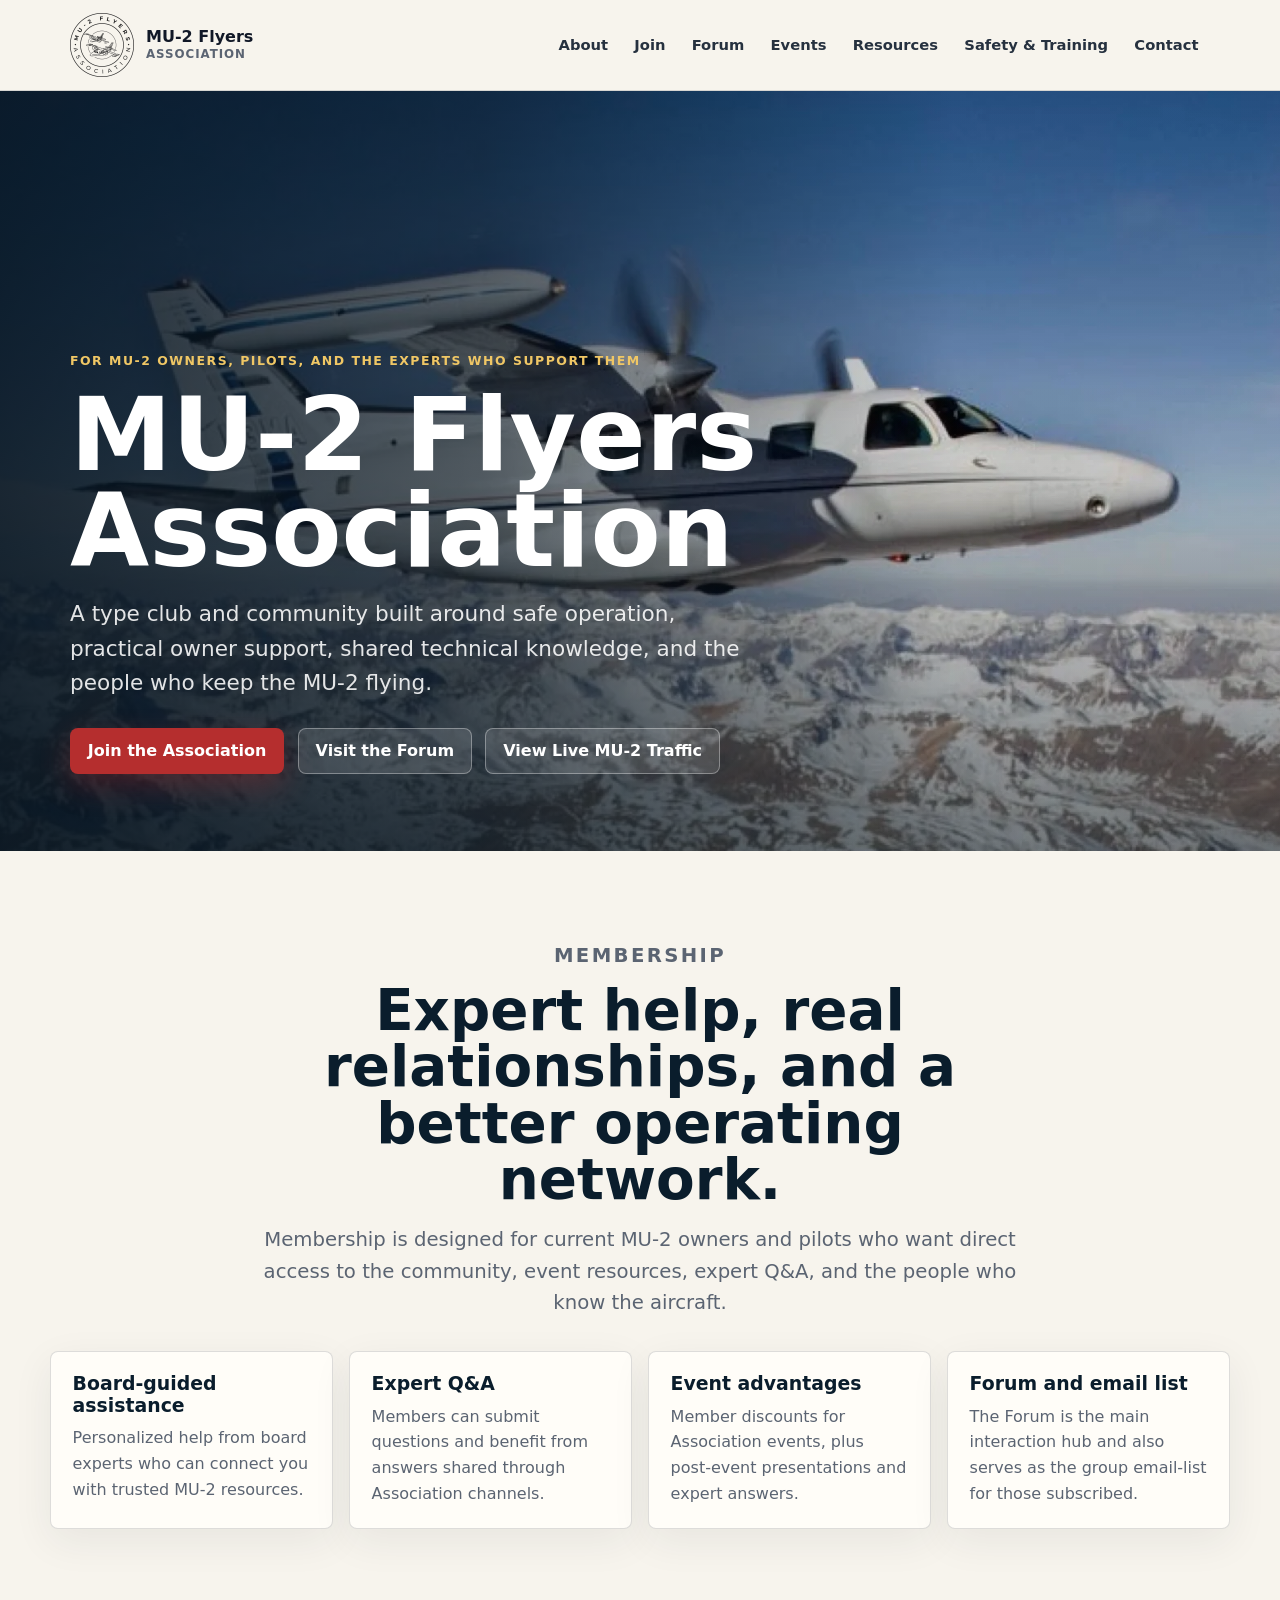
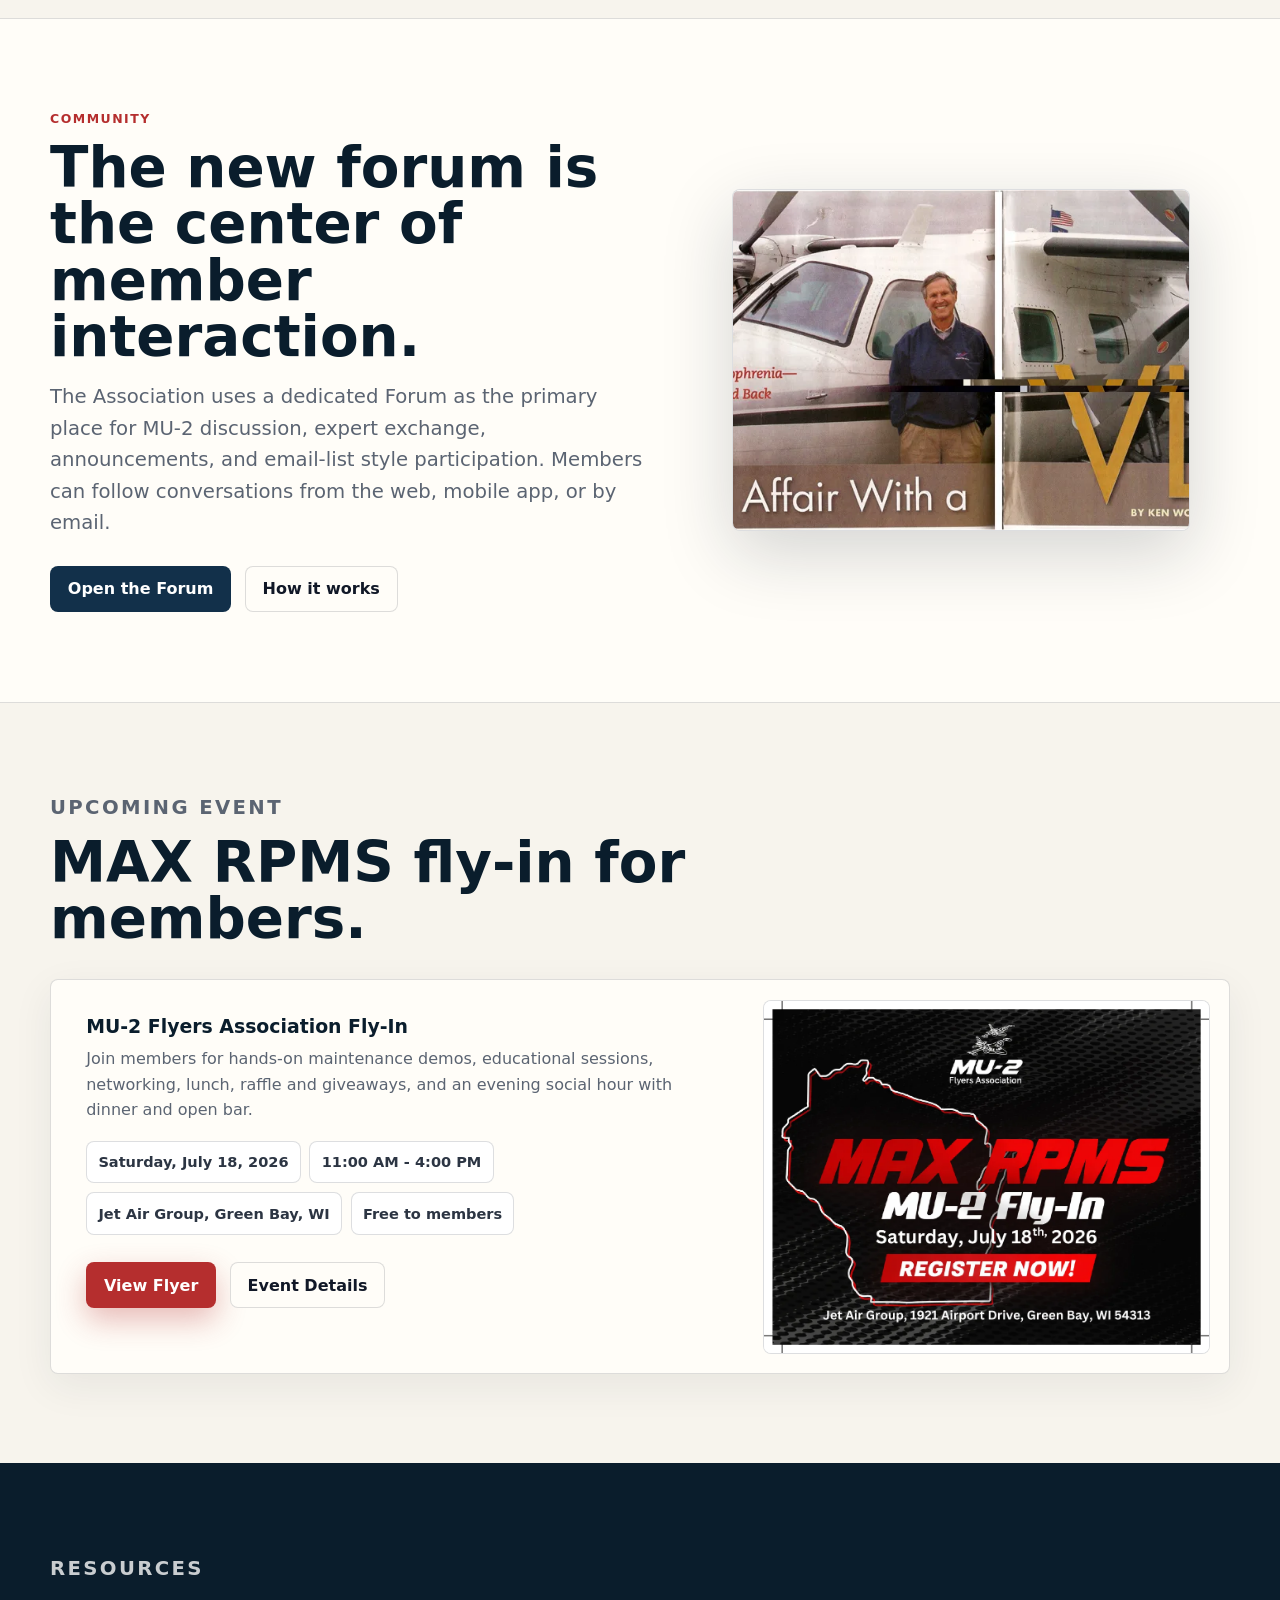
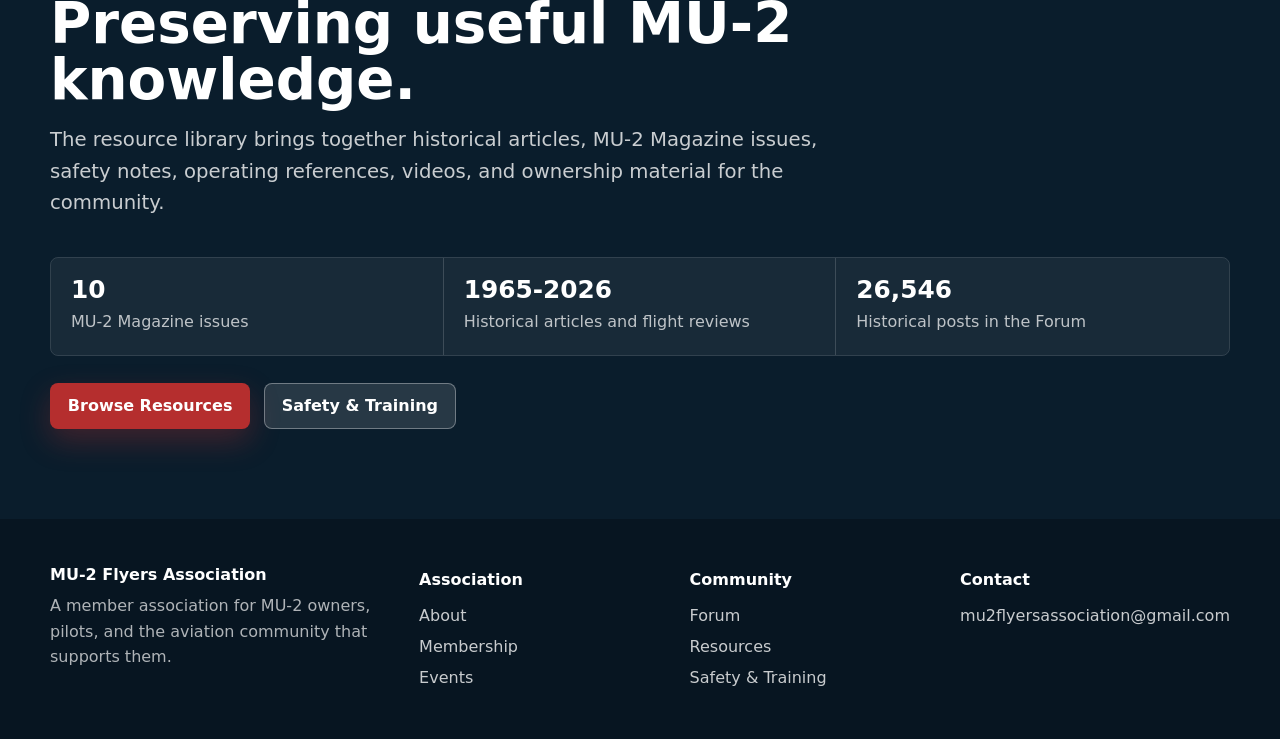
<file: index.html>
<!doctype html>
<html lang="en">
  <head>
    <meta charset="utf-8">
    <meta name="viewport" content="width=device-width, initial-scale=1">
    <title>MU-2 Flyers Association</title>
    <meta name="description" content="The MU-2 Flyers Association connects MU-2 owners and pilots with expert support, events, resources, and the primary MU-2 forum and email list.">
    <link rel="canonical" href="https://mu-2aopa.com/">
    <meta property="og:site_name" content="MU-2 Flyers Association">
    <meta property="og:type" content="website">
    <meta property="og:title" content="MU-2 Flyers Association">
    <meta property="og:description" content="The MU-2 Flyers Association connects MU-2 owners and pilots with expert support, events, resources, and the primary MU-2 forum and email list.">
    <meta property="og:url" content="https://mu-2aopa.com/">
    <meta property="og:image" content="https://mu-2aopa.com/assets/images/mu2-hero.webp">
    <meta name="twitter:card" content="summary_large_image">
    <meta name="twitter:title" content="MU-2 Flyers Association">
    <meta name="twitter:description" content="The MU-2 Flyers Association connects MU-2 owners and pilots with expert support, events, resources, and the primary MU-2 forum and email list.">
    <meta name="twitter:image" content="https://mu-2aopa.com/assets/images/mu2-hero.webp">
    <link rel="icon" href="assets/images/favicon.png">
    <link rel="stylesheet" href="assets/css/styles.css">
  </head>
  <body class="home-page">
    <a class="skip-link" href="#main">Skip to content</a>
    <header class="site-header">
      <div class="nav-wrap">
        <a class="brand" href="index.html" aria-label="MU-2 Flyers Association home">
          <img src="assets/images/logo-v2-mark.png" alt="">
          <span>MU-2 Flyers<small>Association</small></span>
        </a>
        <button class="nav-toggle" type="button" aria-expanded="false" aria-controls="site-nav">Menu</button>
        <nav class="nav-links" id="site-nav" aria-label="Primary navigation">
          <a href="about.html">About</a>
          <a href="membership.html">Join</a>
          <a href="forum.html">Forum</a>
          <a href="events.html">Events</a>
          <a href="resources.html">Resources</a>
          <a href="safety-training.html">Safety &amp; Training</a>
          <a href="contact.html">Contact</a>
        </nav>
      </div>
    </header>

    <main id="main">
      <section class="hero">
        <div class="hero-inner">
          <p class="eyebrow">For MU-2 owners, pilots, and the experts who support them</p>
          <h1>MU-2 Flyers Association</h1>
          <p class="hero-copy">A type club and community built around safe operation, practical owner support, shared technical knowledge, and the people who keep the MU-2 flying.</p>
          <div class="hero-actions">
            <a class="button primary" href="membership.html">Join the Association</a>
            <a class="button secondary" href="https://mu2.discourse.group/" target="_blank" rel="noopener">Visit the Forum</a>
            <a class="button secondary" href="https://www.flightaware.com/live/aircrafttype/MU2" target="_blank" rel="noopener">View Live MU-2 Traffic</a>
          </div>
        </div>
      </section>

      <section class="section">
        <div class="container">
          <div class="section-heading center">
            <p class="section-kicker">Membership</p>
            <h2>Expert help, real relationships, and a better operating network.</h2>
            <p>Membership is designed for current MU-2 owners and pilots who want direct access to the community, event resources, expert Q&amp;A, and the people who know the aircraft.</p>
          </div>
          <div class="grid four">
            <article class="feature-card">
              <h3>Board-guided assistance</h3>
              <p>Personalized help from board experts who can connect you with trusted MU-2 resources.</p>
            </article>
            <article class="feature-card">
              <h3>Expert Q&amp;A</h3>
              <p>Members can submit questions and benefit from answers shared through Association channels.</p>
            </article>
            <article class="feature-card">
              <h3>Event advantages</h3>
              <p>Member discounts for Association events, plus post-event presentations and expert answers.</p>
            </article>
            <article class="feature-card">
              <h3>Forum and email list</h3>
              <p>The Forum is the main interaction hub and also serves as the group email-list for those subscribed.</p>
            </article>
          </div>
        </div>
      </section>

      <section class="section alt">
        <div class="container media-band">
          <div>
            <p class="section-kicker">Community</p>
            <h2>The new forum is the center of member interaction.</h2>
            <p class="lead">The Association uses a dedicated Forum as the primary place for MU-2 discussion, expert exchange, announcements, and email-list style participation. Members can follow conversations from the web, mobile app, or by email.</p>
            <div class="action-row">
              <a class="button dark" href="https://mu2.discourse.group/" target="_blank" rel="noopener">Open the Forum</a>
              <a class="button light" href="forum.html">How it works</a>
            </div>
          </div>
          <figure class="media-panel">
            <img src="assets/images/mu2-article.webp" alt="MU-2 aircraft in flight">
          </figure>
        </div>
      </section>

      <section class="section">
        <div class="container">
          <div class="section-heading">
            <p class="section-kicker">Upcoming Event</p>
            <h2>MAX RPMS fly-in for members.</h2>
          </div>
          <article class="event-card">
            <div class="event-copy">
              <h3>MU-2 Flyers Association Fly-In</h3>
              <p>Join members for hands-on maintenance demos, educational sessions, networking, lunch, raffle and giveaways, and an evening social hour with dinner and open bar.</p>
              <ul class="event-meta">
                <li>Saturday, July 18, 2026</li>
                <li>11:00 AM - 4:00 PM</li>
                <li>Jet Air Group, Green Bay, WI</li>
                <li>Free to members</li>
              </ul>
              <div class="action-row">
                <a class="button primary" href="assets/docs/fly-in-jet-air-2026.pdf">View Flyer</a>
                <a class="button light" href="events.html">Event Details</a>
              </div>
            </div>
            <figure>
              <img src="assets/images/fly-in-jet-air-2026.webp" alt="Fly-in flyer for Jet Air Group event">
            </figure>
          </article>
        </div>
      </section>

      <section class="section dark">
        <div class="container">
          <div class="section-heading">
            <p class="section-kicker">Resources</p>
            <h2>Preserving useful MU-2 knowledge.</h2>
            <p>The resource library brings together historical articles, MU-2 Magazine issues, safety notes, operating references, videos, and ownership material for the community.</p>
          </div>
          <div class="stat-strip">
            <div><strong>10</strong><span>MU-2 Magazine issues</span></div>
            <div><strong>1965-2026</strong><span>Historical articles and flight reviews</span></div>
            <div><strong>26,546</strong><span>Historical posts in the Forum</span></div>
          </div>
          <div class="action-row">
            <a class="button primary" href="resources.html">Browse Resources</a>
            <a class="button secondary" href="safety-training.html">Safety &amp; Training</a>
          </div>
        </div>
      </section>
    </main>

    <footer class="site-footer">
      <div class="footer-grid">
        <div>
          <h2>MU-2 Flyers Association</h2>
          <p>A member association for MU-2 owners, pilots, and the aviation community that supports them.</p>
        </div>
        <div>
          <h3>Association</h3>
          <div class="footer-links">
            <a href="about.html">About</a>
            <a href="membership.html">Membership</a>
            <a href="events.html">Events</a>
          </div>
        </div>
        <div>
          <h3>Community</h3>
          <div class="footer-links">
            <a href="https://mu2.discourse.group/" target="_blank" rel="noopener">Forum</a>
            <a href="resources.html">Resources</a>
            <a href="safety-training.html">Safety &amp; Training</a>
          </div>
        </div>
        <div>
          <h3>Contact</h3>
          <div class="footer-links">
            <a href="mailto:mu2flyersassociation@gmail.com">mu2flyersassociation@gmail.com</a>
          </div>
        </div>
      </div>
    </footer>
    <script src="assets/js/main.js"></script>
  </body>
</html>
</file>
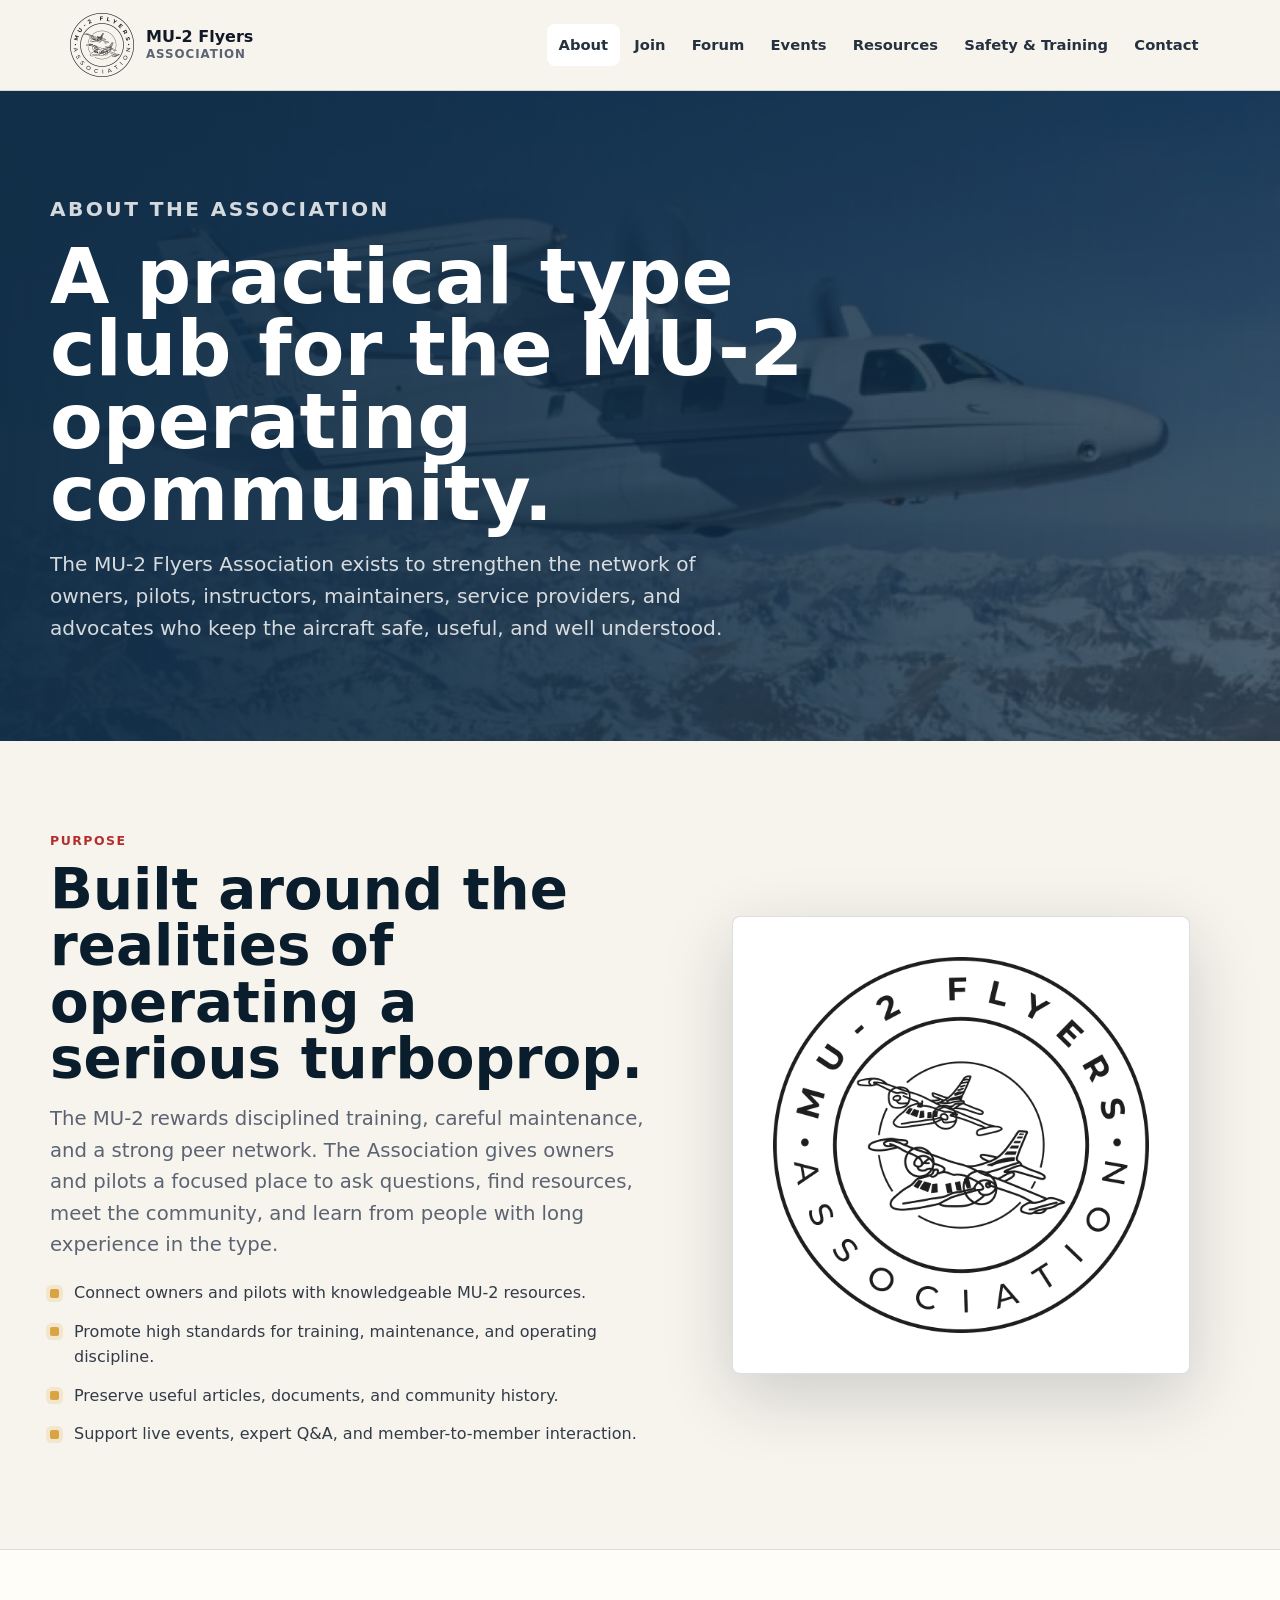
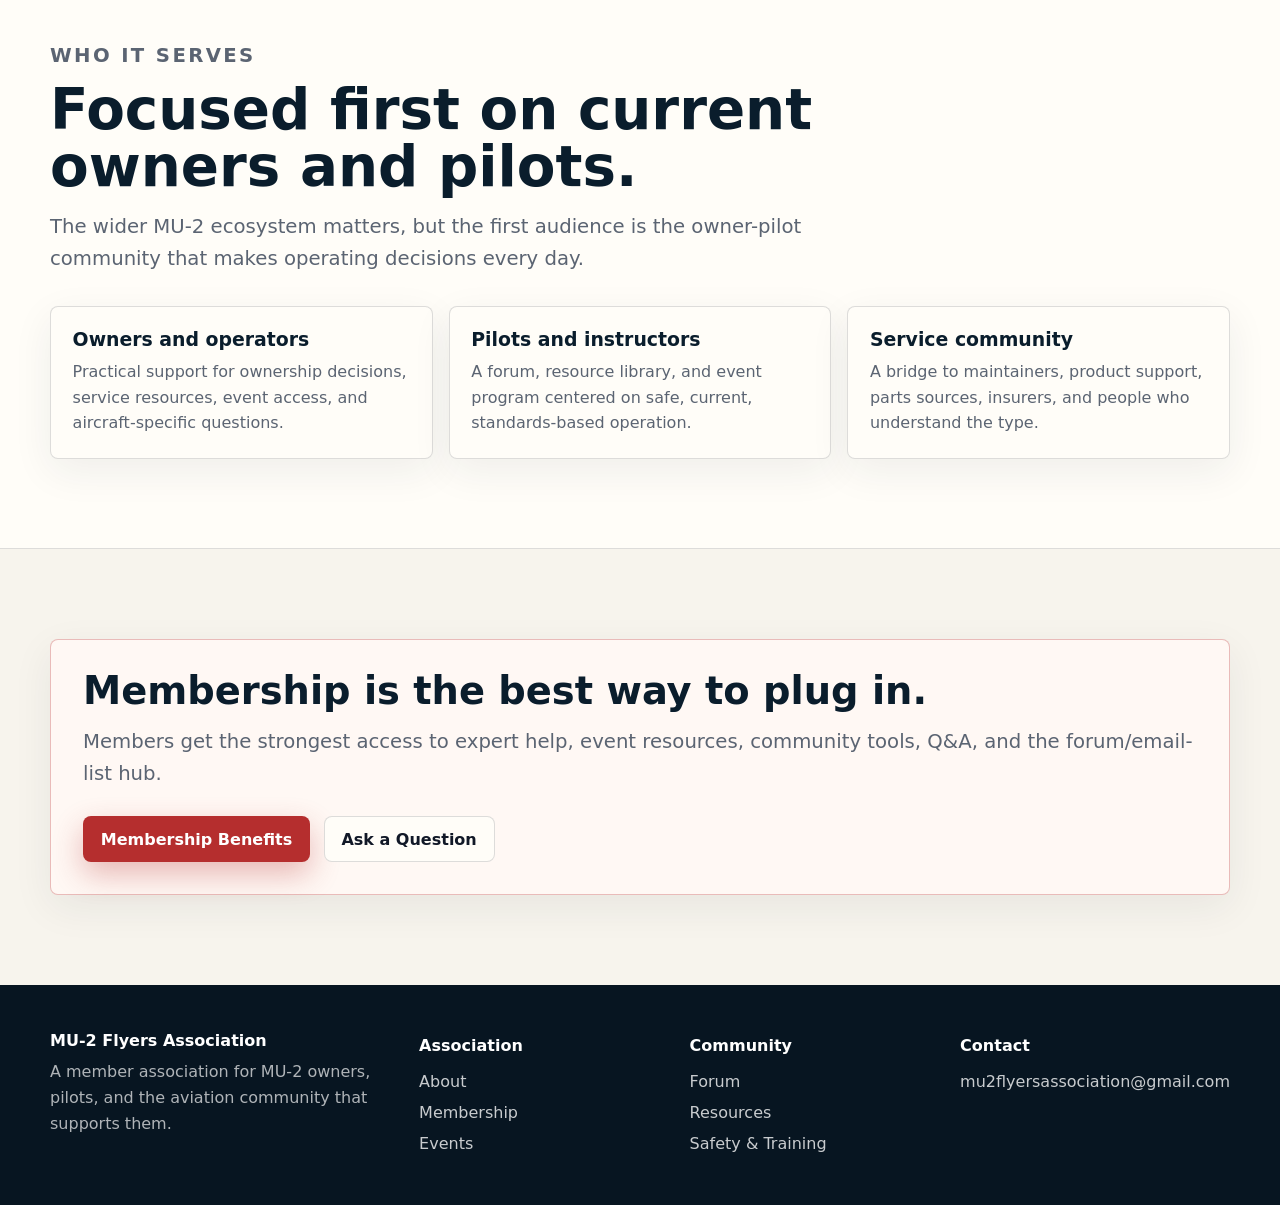
<file: about.html>
<!doctype html>
<html lang="en">
  <head>
    <meta charset="utf-8">
    <meta name="viewport" content="width=device-width, initial-scale=1">
    <title>About | MU-2 Flyers Association</title>
    <meta name="description" content="About the MU-2 Flyers Association, a type-club community for MU-2 owners, pilots, and the support network around them.">
    <link rel="icon" href="assets/images/favicon.png">
    <link rel="stylesheet" href="assets/css/styles.css">
  </head>
  <body class="about-page">
    <a class="skip-link" href="#main">Skip to content</a>
    <header class="site-header">
      <div class="nav-wrap">
        <a class="brand" href="index.html" aria-label="MU-2 Flyers Association home">
          <img src="assets/images/logo-v2-mark.png" alt="">
          <span>MU-2 Flyers<small>Association</small></span>
        </a>
        <button class="nav-toggle" type="button" aria-expanded="false" aria-controls="site-nav">Menu</button>
        <nav class="nav-links" id="site-nav" aria-label="Primary navigation">
          <a href="about.html" aria-current="page">About</a>
          <a href="membership.html">Join</a>
          <a href="forum.html">Forum</a>
          <a href="events.html">Events</a>
          <a href="resources.html">Resources</a>
          <a href="safety-training.html">Safety &amp; Training</a>
          <a href="contact.html">Contact</a>
        </nav>
      </div>
    </header>

    <main id="main">
      <section class="page-hero">
        <div class="container">
          <p class="eyebrow">About the Association</p>
          <h1>A practical type club for the MU-2 operating community.</h1>
          <p>The MU-2 Flyers Association exists to strengthen the network of owners, pilots, instructors, maintainers, service providers, and advocates who keep the aircraft safe, useful, and well understood.</p>
        </div>
      </section>

      <section class="section">
        <div class="container media-band">
          <div>
            <p class="section-kicker">Purpose</p>
            <h2>Built around the realities of operating a serious turboprop.</h2>
            <p class="lead">The MU-2 rewards disciplined training, careful maintenance, and a strong peer network. The Association gives owners and pilots a focused place to ask questions, find resources, meet the community, and learn from people with long experience in the type.</p>
            <ul class="check-list">
              <li>Connect owners and pilots with knowledgeable MU-2 resources.</li>
              <li>Promote high standards for training, maintenance, and operating discipline.</li>
              <li>Preserve useful articles, documents, and community history.</li>
              <li>Support live events, expert Q&amp;A, and member-to-member interaction.</li>
            </ul>
          </div>
          <figure class="media-panel logo-panel">
            <img src="assets/images/logo-v2-mark.png" alt="MU-2 Flyers Association logo">
          </figure>
        </div>
      </section>

      <section class="section alt">
        <div class="container">
          <div class="section-heading">
            <p class="section-kicker">Who it serves</p>
            <h2>Focused first on current owners and pilots.</h2>
            <p>The wider MU-2 ecosystem matters, but the first audience is the owner-pilot community that makes operating decisions every day.</p>
          </div>
          <div class="grid three">
            <article class="feature-card">
              <h3>Owners and operators</h3>
              <p>Practical support for ownership decisions, service resources, event access, and aircraft-specific questions.</p>
            </article>
            <article class="feature-card">
              <h3>Pilots and instructors</h3>
              <p>A forum, resource library, and event program centered on safe, current, standards-based operation.</p>
            </article>
            <article class="feature-card">
              <h3>Service community</h3>
              <p>A bridge to maintainers, product support, parts sources, insurers, and people who understand the type.</p>
            </article>
          </div>
        </div>
      </section>

      <section class="section">
        <div class="container callout accent">
          <h2>Membership is the best way to plug in.</h2>
          <p class="lead">Members get the strongest access to expert help, event resources, community tools, Q&amp;A, and the forum/email-list hub.</p>
          <div class="action-row">
            <a class="button primary" href="membership.html">Membership Benefits</a>
            <a class="button light" href="contact.html">Ask a Question</a>
          </div>
        </div>
      </section>
    </main>

    <footer class="site-footer">
      <div class="footer-grid">
        <div><h2>MU-2 Flyers Association</h2><p>A member association for MU-2 owners, pilots, and the aviation community that supports them.</p></div>
        <div><h3>Association</h3><div class="footer-links"><a href="about.html">About</a><a href="membership.html">Membership</a><a href="events.html">Events</a></div></div>
        <div><h3>Community</h3><div class="footer-links"><a href="https://mu2.discourse.group/" target="_blank" rel="noopener">Forum</a><a href="resources.html">Resources</a><a href="safety-training.html">Safety &amp; Training</a></div></div>
        <div><h3>Contact</h3><div class="footer-links"><a href="mailto:mu2flyersassociation@gmail.com">mu2flyersassociation@gmail.com</a></div></div>
      </div>
    </footer>
    <script src="assets/js/main.js"></script>
  </body>
</html>
</file>
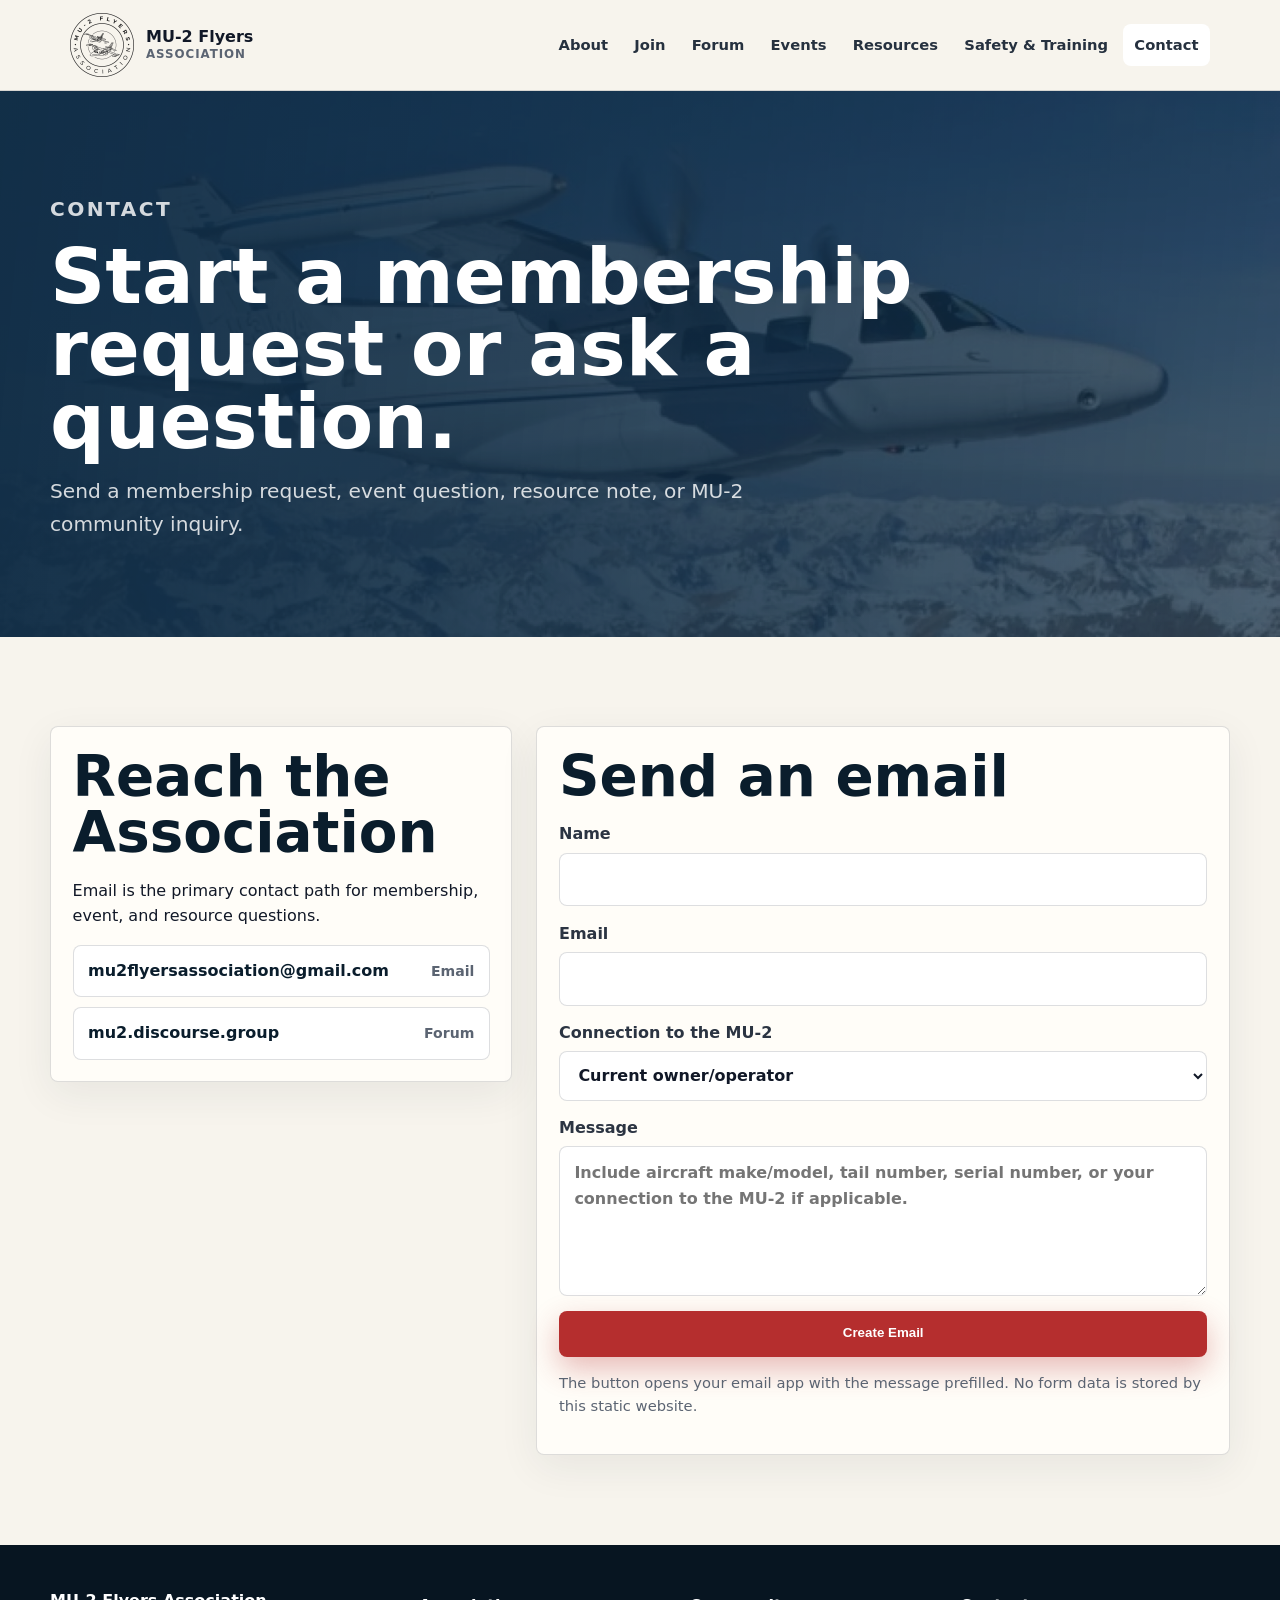
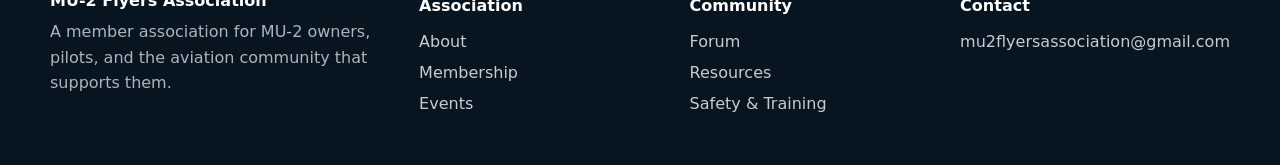
<file: contact.html>
<!doctype html>
<html lang="en">
  <head>
    <meta charset="utf-8">
    <meta name="viewport" content="width=device-width, initial-scale=1">
    <title>Contact | MU-2 Flyers Association</title>
    <meta name="description" content="Contact the MU-2 Flyers Association about membership, events, forum access, resources, or MU-2 questions.">
    <link rel="icon" href="assets/images/favicon.png">
    <link rel="stylesheet" href="assets/css/styles.css">
  </head>
  <body class="contact-page">
    <a class="skip-link" href="#main">Skip to content</a>
    <header class="site-header">
      <div class="nav-wrap">
        <a class="brand" href="index.html" aria-label="MU-2 Flyers Association home">
          <img src="assets/images/logo-v2-mark.png" alt="">
          <span>MU-2 Flyers<small>Association</small></span>
        </a>
        <button class="nav-toggle" type="button" aria-expanded="false" aria-controls="site-nav">Menu</button>
        <nav class="nav-links" id="site-nav" aria-label="Primary navigation">
          <a href="about.html">About</a>
          <a href="membership.html">Join</a>
          <a href="forum.html">Forum</a>
          <a href="events.html">Events</a>
          <a href="resources.html">Resources</a>
          <a href="safety-training.html">Safety &amp; Training</a>
          <a href="contact.html" aria-current="page">Contact</a>
        </nav>
      </div>
    </header>

    <main id="main">
      <section class="page-hero">
        <div class="container">
          <p class="eyebrow">Contact</p>
          <h1>Start a membership request or ask a question.</h1>
          <p>Send a membership request, event question, resource note, or MU-2 community inquiry.</p>
        </div>
      </section>

      <section class="section">
        <div class="container contact-grid">
          <aside class="contact-panel">
            <h2>Reach the Association</h2>
            <p>Email is the primary contact path for membership, event, and resource questions.</p>
            <div class="link-list">
              <a href="mailto:mu2flyersassociation@gmail.com">mu2flyersassociation@gmail.com <span>Email</span></a>
              <a href="https://mu2.discourse.group/" target="_blank" rel="noopener">mu2.discourse.group <span>Forum</span></a>
            </div>
          </aside>

          <section class="contact-panel" aria-labelledby="contact-form-title">
            <h2 id="contact-form-title">Send an email</h2>
            <form class="form-grid" data-contact-form>
              <label>
                Name
                <input name="name" autocomplete="name" required>
              </label>
              <label>
                Email
                <input name="email" type="email" autocomplete="email" required>
              </label>
              <label>
                Connection to the MU-2
                <select name="role">
                  <option>Current owner/operator</option>
                  <option>Current pilot</option>
                  <option>Prospective buyer</option>
                  <option>Instructor or training provider</option>
                  <option>Maintenance or service provider</option>
                  <option>Other community member</option>
                </select>
              </label>
              <label>
                Message
                <textarea name="message" required placeholder="Include aircraft make/model, tail number, serial number, or your connection to the MU-2 if applicable."></textarea>
              </label>
              <button class="button primary" type="submit">Create Email</button>
              <p class="form-note">The button opens your email app with the message prefilled. No form data is stored by this static website.</p>
            </form>
          </section>
        </div>
      </section>
    </main>

    <footer class="site-footer">
      <div class="footer-grid">
        <div><h2>MU-2 Flyers Association</h2><p>A member association for MU-2 owners, pilots, and the aviation community that supports them.</p></div>
        <div><h3>Association</h3><div class="footer-links"><a href="about.html">About</a><a href="membership.html">Membership</a><a href="events.html">Events</a></div></div>
        <div><h3>Community</h3><div class="footer-links"><a href="https://mu2.discourse.group/" target="_blank" rel="noopener">Forum</a><a href="resources.html">Resources</a><a href="safety-training.html">Safety &amp; Training</a></div></div>
        <div><h3>Contact</h3><div class="footer-links"><a href="mailto:mu2flyersassociation@gmail.com">mu2flyersassociation@gmail.com</a></div></div>
      </div>
    </footer>
    <script src="assets/js/main.js"></script>
  </body>
</html>
</file>
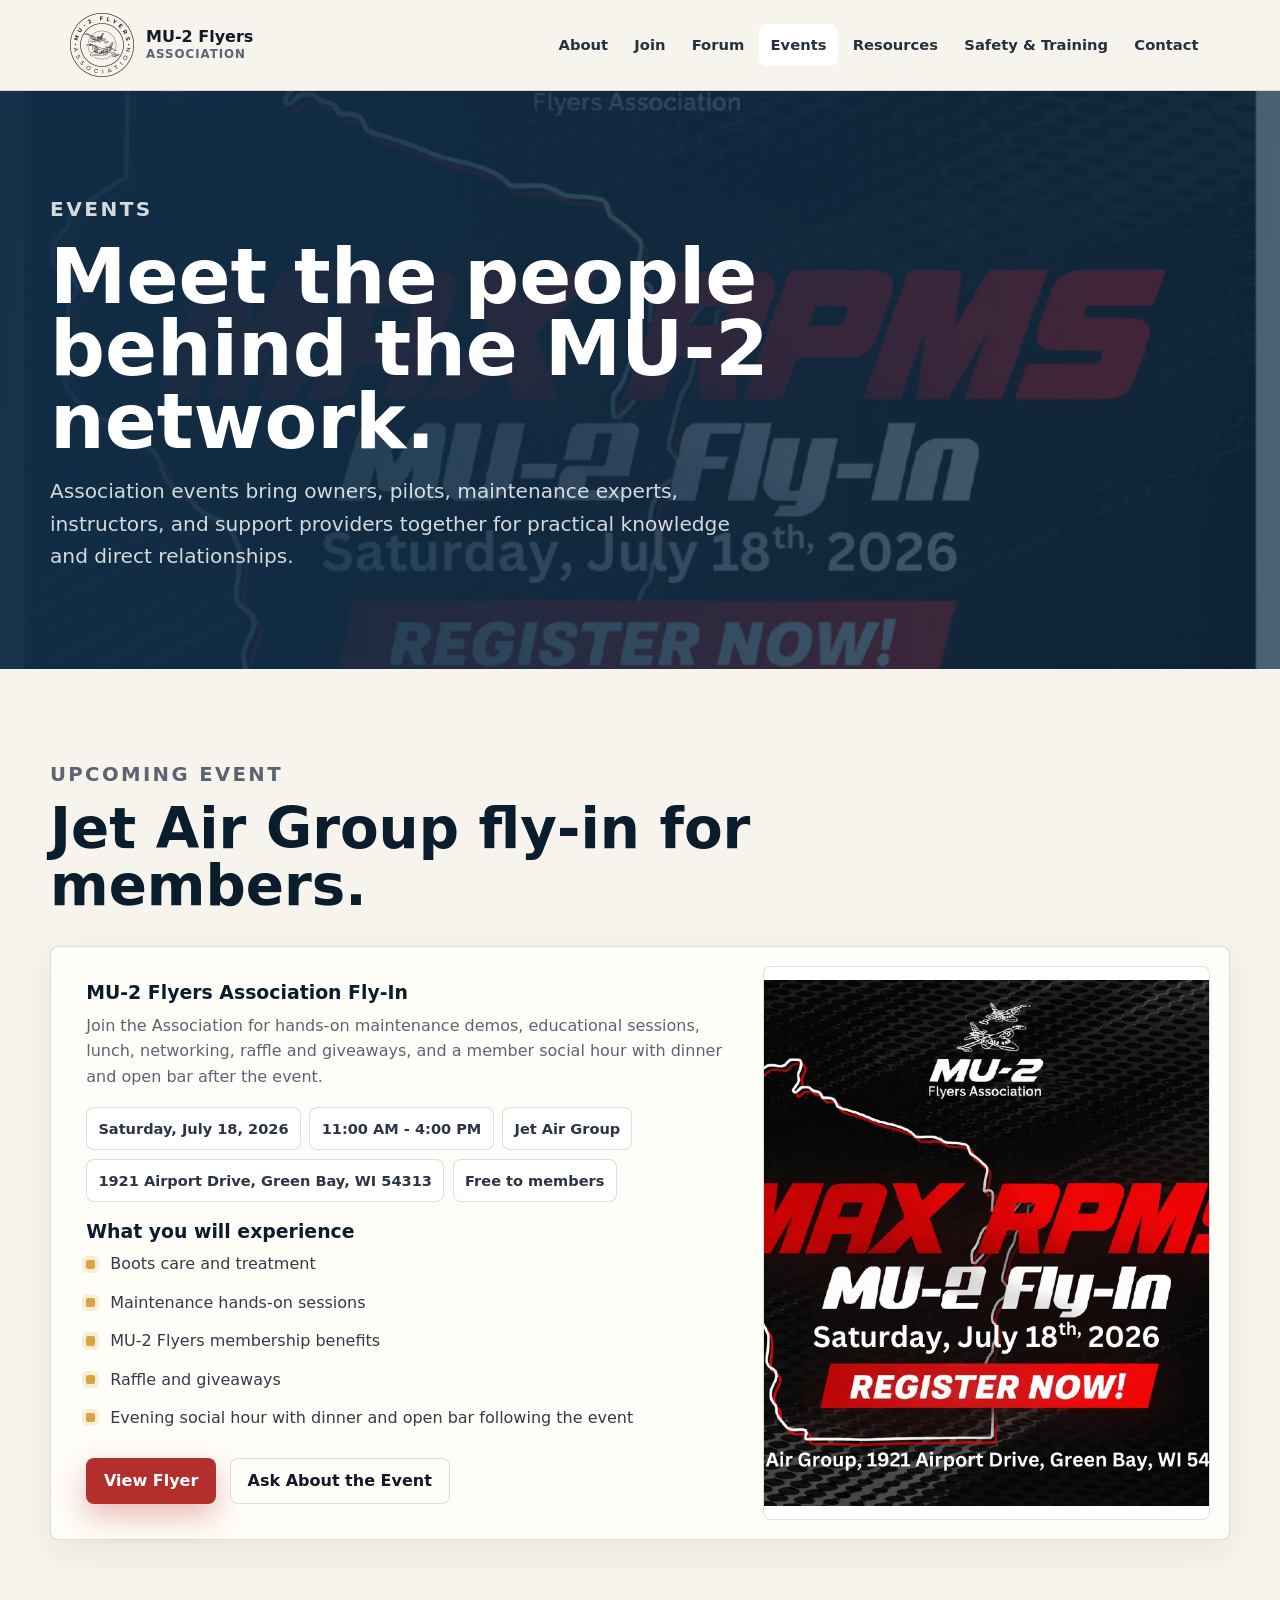
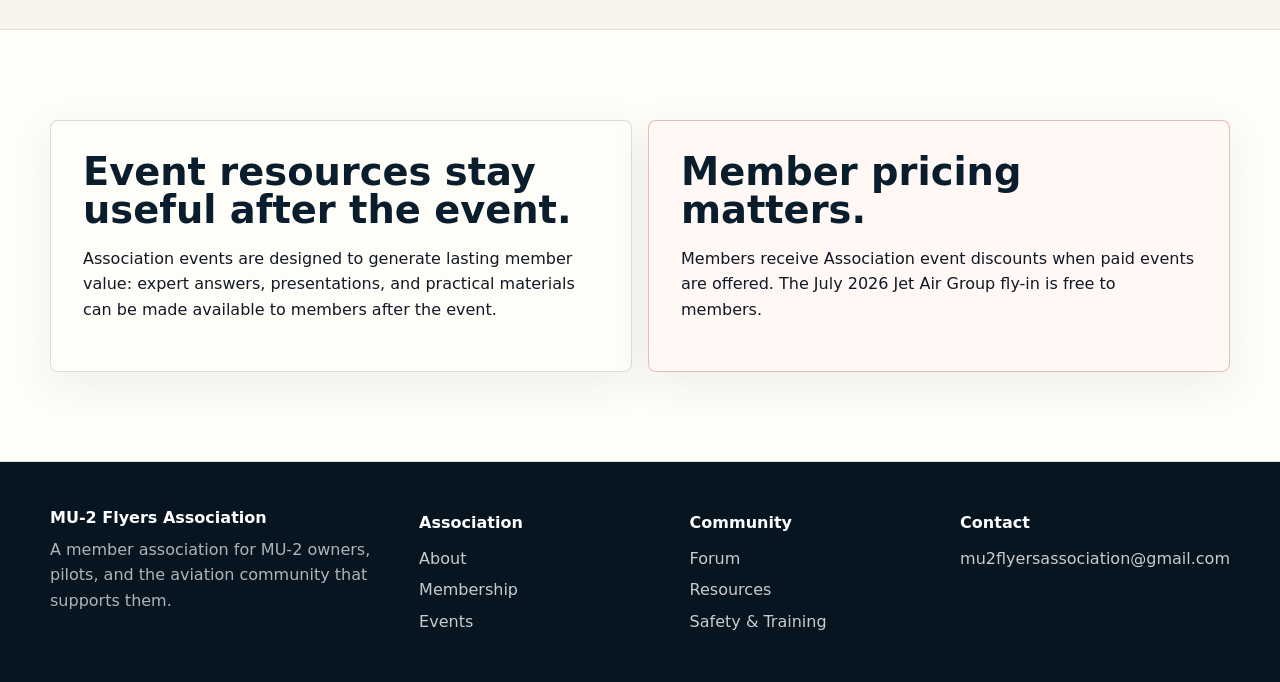
<file: events.html>
<!doctype html>
<html lang="en">
  <head>
    <meta charset="utf-8">
    <meta name="viewport" content="width=device-width, initial-scale=1">
    <title>Events | MU-2 Flyers Association</title>
    <meta name="description" content="Upcoming MU-2 Flyers Association events, including the July 18, 2026 Jet Air Group fly-in for members.">
    <link rel="icon" href="assets/images/favicon.png">
    <link rel="stylesheet" href="assets/css/styles.css">
  </head>
  <body class="events-page">
    <a class="skip-link" href="#main">Skip to content</a>
    <header class="site-header">
      <div class="nav-wrap">
        <a class="brand" href="index.html" aria-label="MU-2 Flyers Association home">
          <img src="assets/images/logo-v2-mark.png" alt="">
          <span>MU-2 Flyers<small>Association</small></span>
        </a>
        <button class="nav-toggle" type="button" aria-expanded="false" aria-controls="site-nav">Menu</button>
        <nav class="nav-links" id="site-nav" aria-label="Primary navigation">
          <a href="about.html">About</a>
          <a href="membership.html">Join</a>
          <a href="forum.html">Forum</a>
          <a href="events.html" aria-current="page">Events</a>
          <a href="resources.html">Resources</a>
          <a href="safety-training.html">Safety &amp; Training</a>
          <a href="contact.html">Contact</a>
        </nav>
      </div>
    </header>

    <main id="main">
      <section class="page-hero">
        <div class="container">
          <p class="eyebrow">Events</p>
          <h1>Meet the people behind the MU-2 network.</h1>
          <p>Association events bring owners, pilots, maintenance experts, instructors, and support providers together for practical knowledge and direct relationships.</p>
        </div>
      </section>

      <section class="section">
        <div class="container">
          <div class="section-heading">
            <p class="section-kicker">Upcoming Event</p>
            <h2>Jet Air Group fly-in for members.</h2>
          </div>
          <article class="event-card">
            <div class="event-copy">
              <h3>MU-2 Flyers Association Fly-In</h3>
              <p>Join the Association for hands-on maintenance demos, educational sessions, lunch, networking, raffle and giveaways, and a member social hour with dinner and open bar after the event.</p>
              <ul class="event-meta">
                <li>Saturday, July 18, 2026</li>
                <li>11:00 AM - 4:00 PM</li>
                <li>Jet Air Group</li>
                <li>1921 Airport Drive, Green Bay, WI 54313</li>
                <li>Free to members</li>
              </ul>
              <h3>What you will experience</h3>
              <ul class="check-list">
                <li>Boots care and treatment</li>
                <li>Maintenance hands-on sessions</li>
                <li>MU-2 Flyers membership benefits</li>
                <li>Raffle and giveaways</li>
                <li>Evening social hour with dinner and open bar following the event</li>
              </ul>
              <div class="action-row">
                <a class="button primary" href="assets/docs/fly-in-jet-air-2026.pdf">View Flyer</a>
                <a class="button light" href="contact.html">Ask About the Event</a>
              </div>
            </div>
            <figure>
              <img src="assets/images/fly-in-jet-air-2026.webp" alt="Fly-in flyer for July 18, 2026 Jet Air Group event">
            </figure>
          </article>
        </div>
      </section>

      <section class="section alt">
        <div class="container grid two">
          <article class="callout">
            <h2>Event resources stay useful after the event.</h2>
            <p>Association events are designed to generate lasting member value: expert answers, presentations, and practical materials can be made available to members after the event.</p>
          </article>
          <article class="callout accent">
            <h2>Member pricing matters.</h2>
            <p>Members receive Association event discounts when paid events are offered. The July 2026 Jet Air Group fly-in is free to members.</p>
          </article>
        </div>
      </section>
    </main>

    <footer class="site-footer">
      <div class="footer-grid">
        <div><h2>MU-2 Flyers Association</h2><p>A member association for MU-2 owners, pilots, and the aviation community that supports them.</p></div>
        <div><h3>Association</h3><div class="footer-links"><a href="about.html">About</a><a href="membership.html">Membership</a><a href="events.html">Events</a></div></div>
        <div><h3>Community</h3><div class="footer-links"><a href="https://mu2.discourse.group/" target="_blank" rel="noopener">Forum</a><a href="resources.html">Resources</a><a href="safety-training.html">Safety &amp; Training</a></div></div>
        <div><h3>Contact</h3><div class="footer-links"><a href="mailto:mu2flyersassociation@gmail.com">mu2flyersassociation@gmail.com</a></div></div>
      </div>
    </footer>
    <script src="assets/js/main.js"></script>
  </body>
</html>
</file>
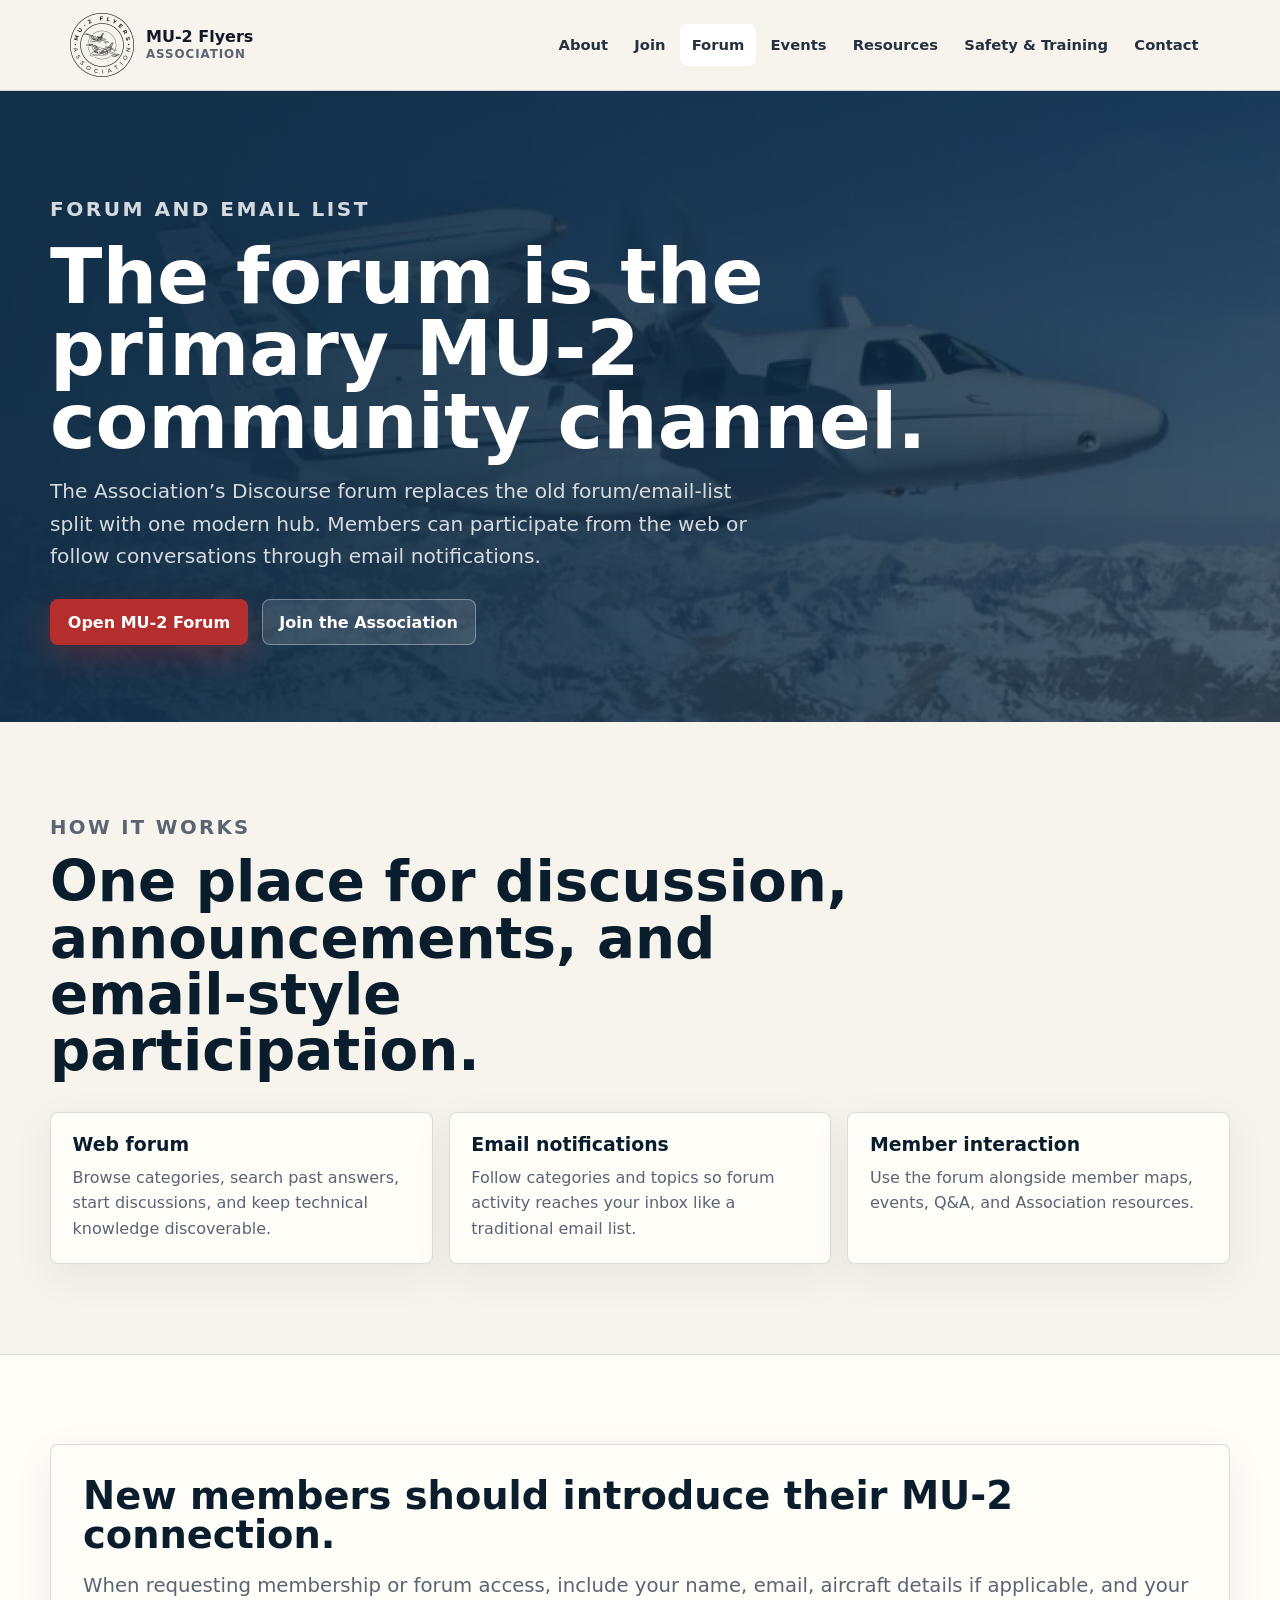
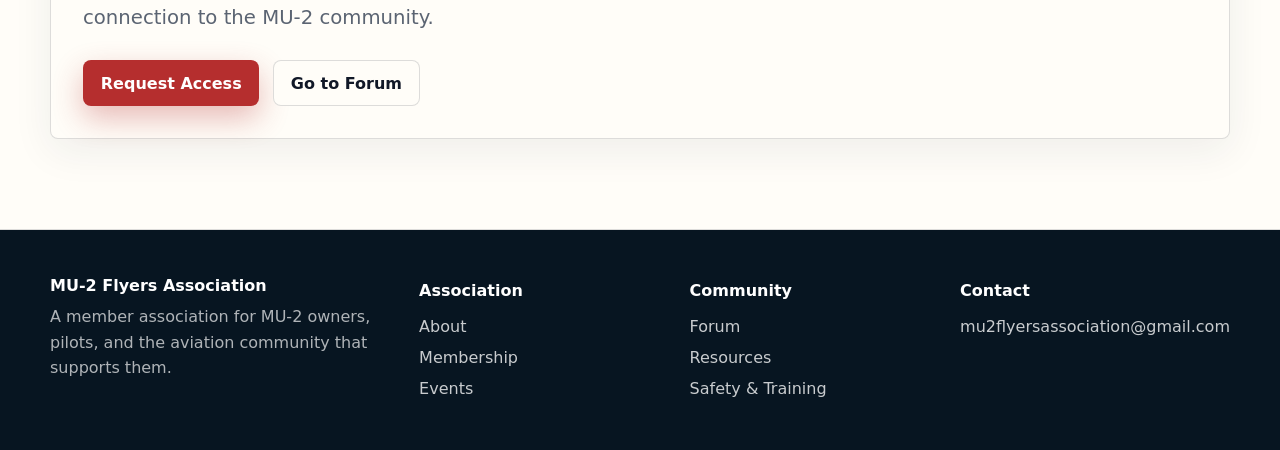
<file: forum.html>
<!doctype html>
<html lang="en">
  <head>
    <meta charset="utf-8">
    <meta name="viewport" content="width=device-width, initial-scale=1">
    <title>Forum &amp; Email List | MU-2 Flyers Association</title>
    <meta name="description" content="The MU-2 Discourse forum is the primary community hub and email-list experience for MU-2 Flyers Association members.">
    <link rel="icon" href="assets/images/favicon.png">
    <link rel="stylesheet" href="assets/css/styles.css">
  </head>
  <body class="forum-page">
    <a class="skip-link" href="#main">Skip to content</a>
    <header class="site-header">
      <div class="nav-wrap">
        <a class="brand" href="index.html" aria-label="MU-2 Flyers Association home">
          <img src="assets/images/logo-v2-mark.png" alt="">
          <span>MU-2 Flyers<small>Association</small></span>
        </a>
        <button class="nav-toggle" type="button" aria-expanded="false" aria-controls="site-nav">Menu</button>
        <nav class="nav-links" id="site-nav" aria-label="Primary navigation">
          <a href="about.html">About</a>
          <a href="membership.html">Join</a>
          <a href="forum.html" aria-current="page">Forum</a>
          <a href="events.html">Events</a>
          <a href="resources.html">Resources</a>
          <a href="safety-training.html">Safety &amp; Training</a>
          <a href="contact.html">Contact</a>
        </nav>
      </div>
    </header>

    <main id="main">
      <section class="page-hero">
        <div class="container">
          <p class="eyebrow">Forum and email list</p>
          <h1>The forum is the primary MU-2 community channel.</h1>
          <p>The Association’s Discourse forum replaces the old forum/email-list split with one modern hub. Members can participate from the web or follow conversations through email notifications.</p>
          <div class="hero-actions">
            <a class="button primary" href="https://mu2.discourse.group/" target="_blank" rel="noopener">Open MU-2 Forum</a>
            <a class="button secondary" href="membership.html">Join the Association</a>
          </div>
        </div>
      </section>

      <section class="section">
        <div class="container">
          <div class="section-heading">
            <p class="section-kicker">How it works</p>
            <h2>One place for discussion, announcements, and email-style participation.</h2>
          </div>
          <div class="grid three">
            <article class="feature-card">
              <h3>Web forum</h3>
              <p>Browse categories, search past answers, start discussions, and keep technical knowledge discoverable.</p>
            </article>
            <article class="feature-card">
              <h3>Email notifications</h3>
              <p>Follow categories and topics so forum activity reaches your inbox like a traditional email list.</p>
            </article>
            <article class="feature-card">
              <h3>Member interaction</h3>
              <p>Use the forum alongside member maps, events, Q&amp;A, and Association resources.</p>
            </article>
          </div>
        </div>
      </section>

      <section class="section alt">
        <div class="container callout">
          <h2>New members should introduce their MU-2 connection.</h2>
          <p class="lead">When requesting membership or forum access, include your name, email, aircraft details if applicable, and your connection to the MU-2 community.</p>
          <div class="action-row">
            <a class="button primary" href="contact.html">Request Access</a>
            <a class="button light" href="https://mu2.discourse.group/" target="_blank" rel="noopener">Go to Forum</a>
          </div>
        </div>
      </section>
    </main>

    <footer class="site-footer">
      <div class="footer-grid">
        <div><h2>MU-2 Flyers Association</h2><p>A member association for MU-2 owners, pilots, and the aviation community that supports them.</p></div>
        <div><h3>Association</h3><div class="footer-links"><a href="about.html">About</a><a href="membership.html">Membership</a><a href="events.html">Events</a></div></div>
        <div><h3>Community</h3><div class="footer-links"><a href="https://mu2.discourse.group/" target="_blank" rel="noopener">Forum</a><a href="resources.html">Resources</a><a href="safety-training.html">Safety &amp; Training</a></div></div>
        <div><h3>Contact</h3><div class="footer-links"><a href="mailto:mu2flyersassociation@gmail.com">mu2flyersassociation@gmail.com</a></div></div>
      </div>
    </footer>
    <script src="assets/js/main.js"></script>
  </body>
</html>
</file>
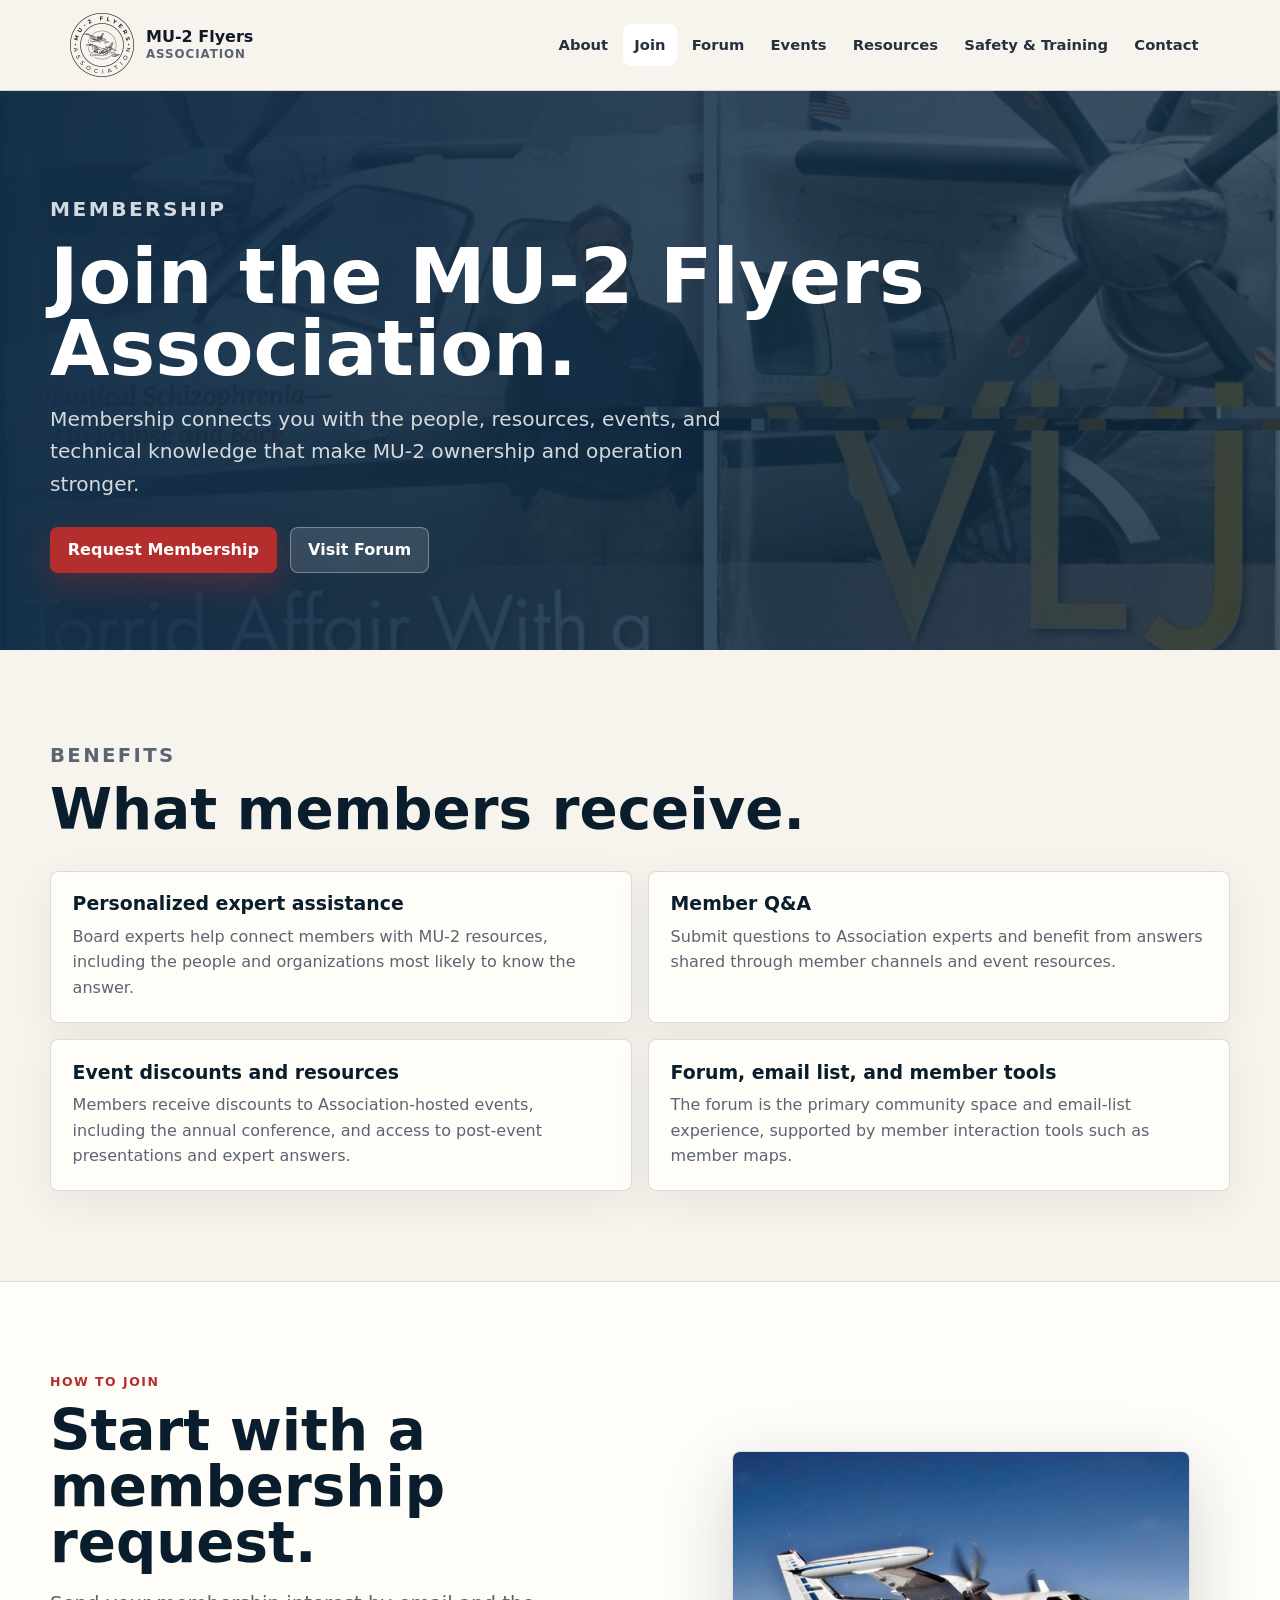
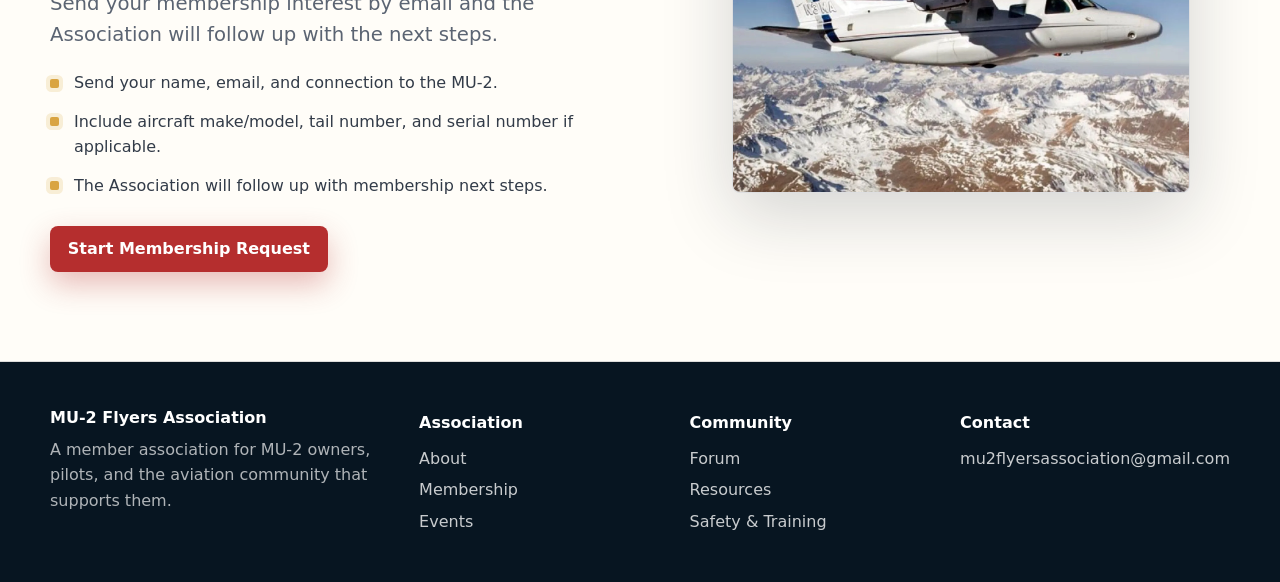
<file: membership.html>
<!doctype html>
<html lang="en">
  <head>
    <meta charset="utf-8">
    <meta name="viewport" content="width=device-width, initial-scale=1">
    <title>Membership | MU-2 Flyers Association</title>
    <meta name="description" content="Join the MU-2 Flyers Association for expert help, member Q&A, event discounts, event resources, and forum/email-list access.">
    <link rel="icon" href="assets/images/favicon.png">
    <link rel="stylesheet" href="assets/css/styles.css">
  </head>
  <body class="membership-page">
    <a class="skip-link" href="#main">Skip to content</a>
    <header class="site-header">
      <div class="nav-wrap">
        <a class="brand" href="index.html" aria-label="MU-2 Flyers Association home">
          <img src="assets/images/logo-v2-mark.png" alt="">
          <span>MU-2 Flyers<small>Association</small></span>
        </a>
        <button class="nav-toggle" type="button" aria-expanded="false" aria-controls="site-nav">Menu</button>
        <nav class="nav-links" id="site-nav" aria-label="Primary navigation">
          <a href="about.html">About</a>
          <a href="membership.html" aria-current="page">Join</a>
          <a href="forum.html">Forum</a>
          <a href="events.html">Events</a>
          <a href="resources.html">Resources</a>
          <a href="safety-training.html">Safety &amp; Training</a>
          <a href="contact.html">Contact</a>
        </nav>
      </div>
    </header>

    <main id="main">
      <section class="page-hero">
        <div class="container">
          <p class="eyebrow">Membership</p>
          <h1>Join the MU-2 Flyers Association.</h1>
          <p>Membership connects you with the people, resources, events, and technical knowledge that make MU-2 ownership and operation stronger.</p>
          <div class="hero-actions">
            <a class="button primary" href="contact.html">Request Membership</a>
            <a class="button secondary" href="https://mu2.discourse.group/" target="_blank" rel="noopener">Visit Forum</a>
          </div>
        </div>
      </section>

      <section class="section">
        <div class="container">
          <div class="section-heading">
            <p class="section-kicker">Benefits</p>
            <h2>What members receive.</h2>
          </div>
          <div class="grid two">
            <article class="feature-card">
              <h3>Personalized expert assistance</h3>
              <p>Board experts help connect members with MU-2 resources, including the people and organizations most likely to know the answer.</p>
            </article>
            <article class="feature-card">
              <h3>Member Q&amp;A</h3>
              <p>Submit questions to Association experts and benefit from answers shared through member channels and event resources.</p>
            </article>
            <article class="feature-card">
              <h3>Event discounts and resources</h3>
              <p>Members receive discounts to Association-hosted events, including the annual conference, and access to post-event presentations and expert answers.</p>
            </article>
            <article class="feature-card">
              <h3>Forum, email list, and member tools</h3>
              <p>The forum is the primary community space and email-list experience, supported by member interaction tools such as member maps.</p>
            </article>
          </div>
        </div>
      </section>

      <section class="section alt">
        <div class="container media-band">
          <div>
            <p class="section-kicker">How to join</p>
            <h2>Start with a membership request.</h2>
            <p class="lead">Send your membership interest by email and the Association will follow up with the next steps.</p>
            <ul class="check-list">
              <li>Send your name, email, and connection to the MU-2.</li>
              <li>Include aircraft make/model, tail number, and serial number if applicable.</li>
              <li>The Association will follow up with membership next steps.</li>
            </ul>
            <div class="action-row">
              <a class="button primary" href="contact.html">Start Membership Request</a>
            </div>
          </div>
          <figure class="media-panel">
            <img src="assets/images/mu2-hero.webp" alt="MU-2 aircraft on ramp">
          </figure>
        </div>
      </section>
    </main>

    <footer class="site-footer">
      <div class="footer-grid">
        <div><h2>MU-2 Flyers Association</h2><p>A member association for MU-2 owners, pilots, and the aviation community that supports them.</p></div>
        <div><h3>Association</h3><div class="footer-links"><a href="about.html">About</a><a href="membership.html">Membership</a><a href="events.html">Events</a></div></div>
        <div><h3>Community</h3><div class="footer-links"><a href="https://mu2.discourse.group/" target="_blank" rel="noopener">Forum</a><a href="resources.html">Resources</a><a href="safety-training.html">Safety &amp; Training</a></div></div>
        <div><h3>Contact</h3><div class="footer-links"><a href="mailto:mu2flyersassociation@gmail.com">mu2flyersassociation@gmail.com</a></div></div>
      </div>
    </footer>
    <script src="assets/js/main.js"></script>
  </body>
</html>
</file>
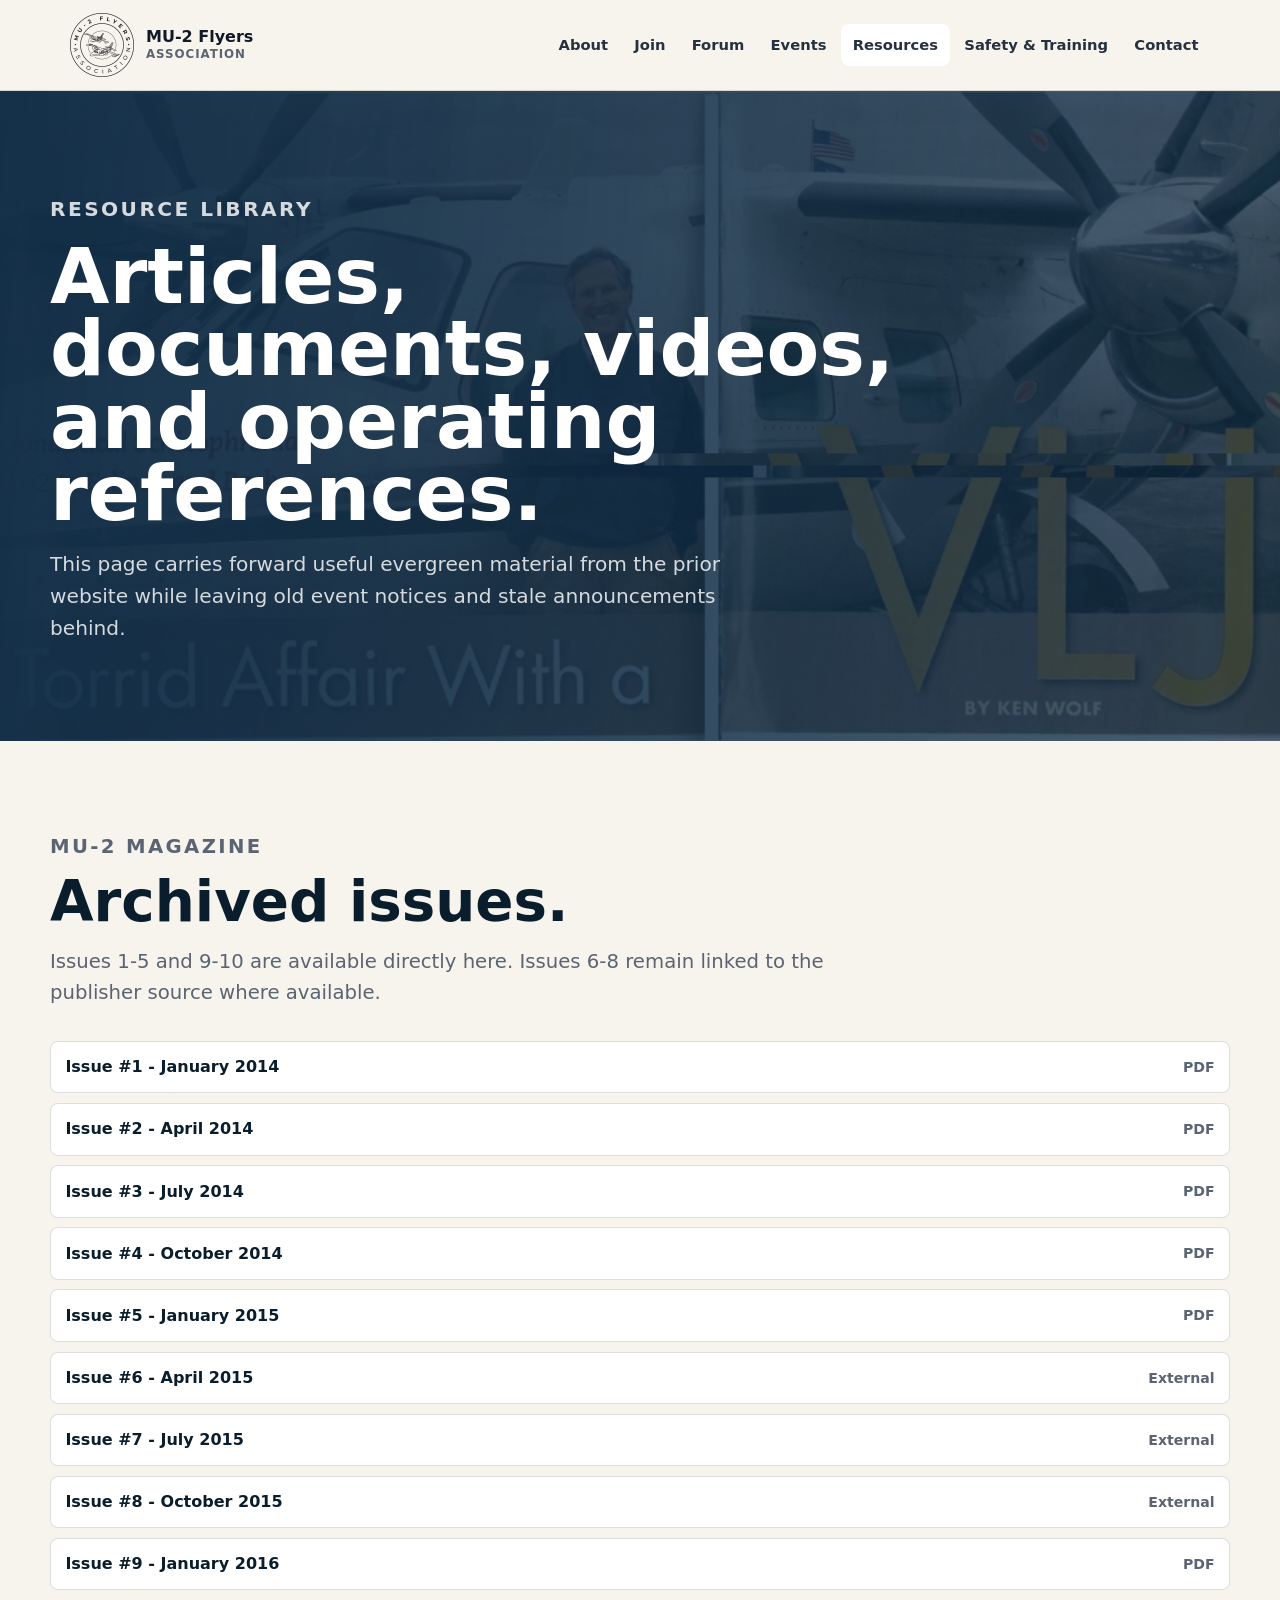
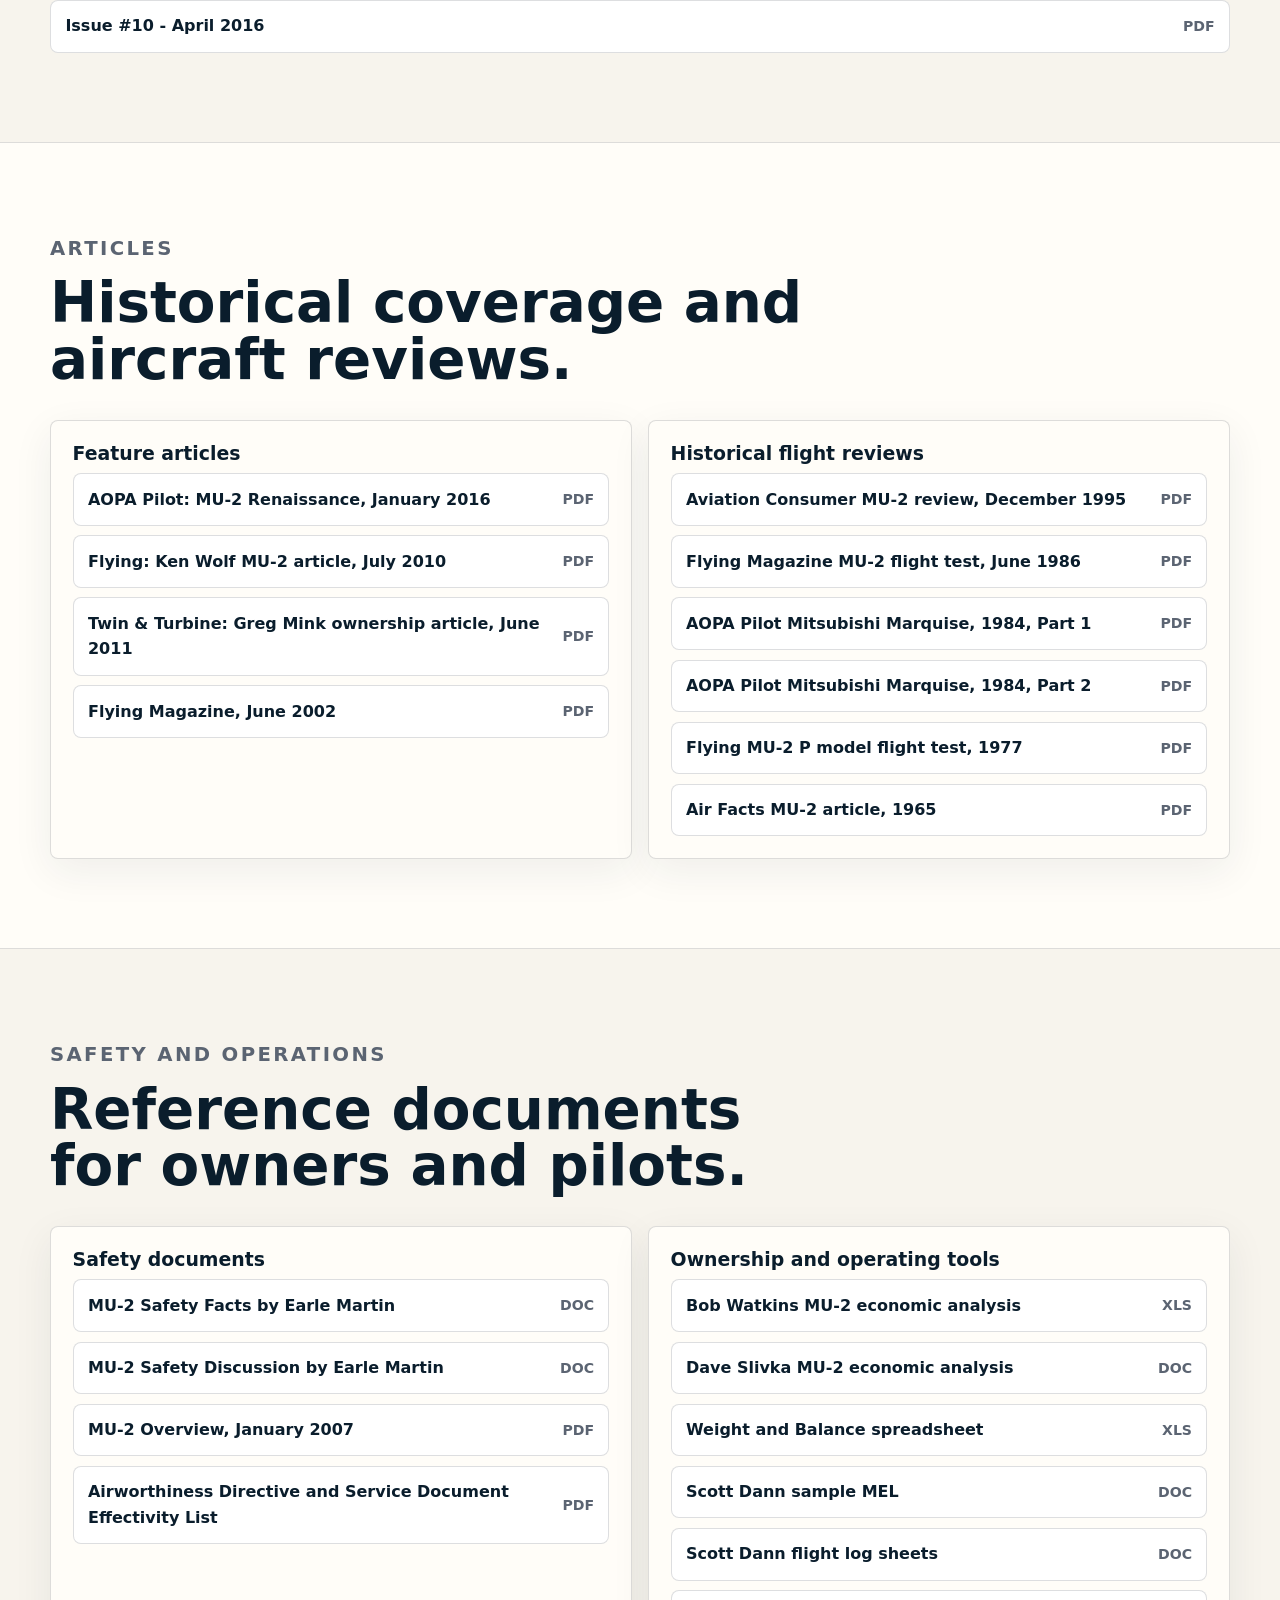
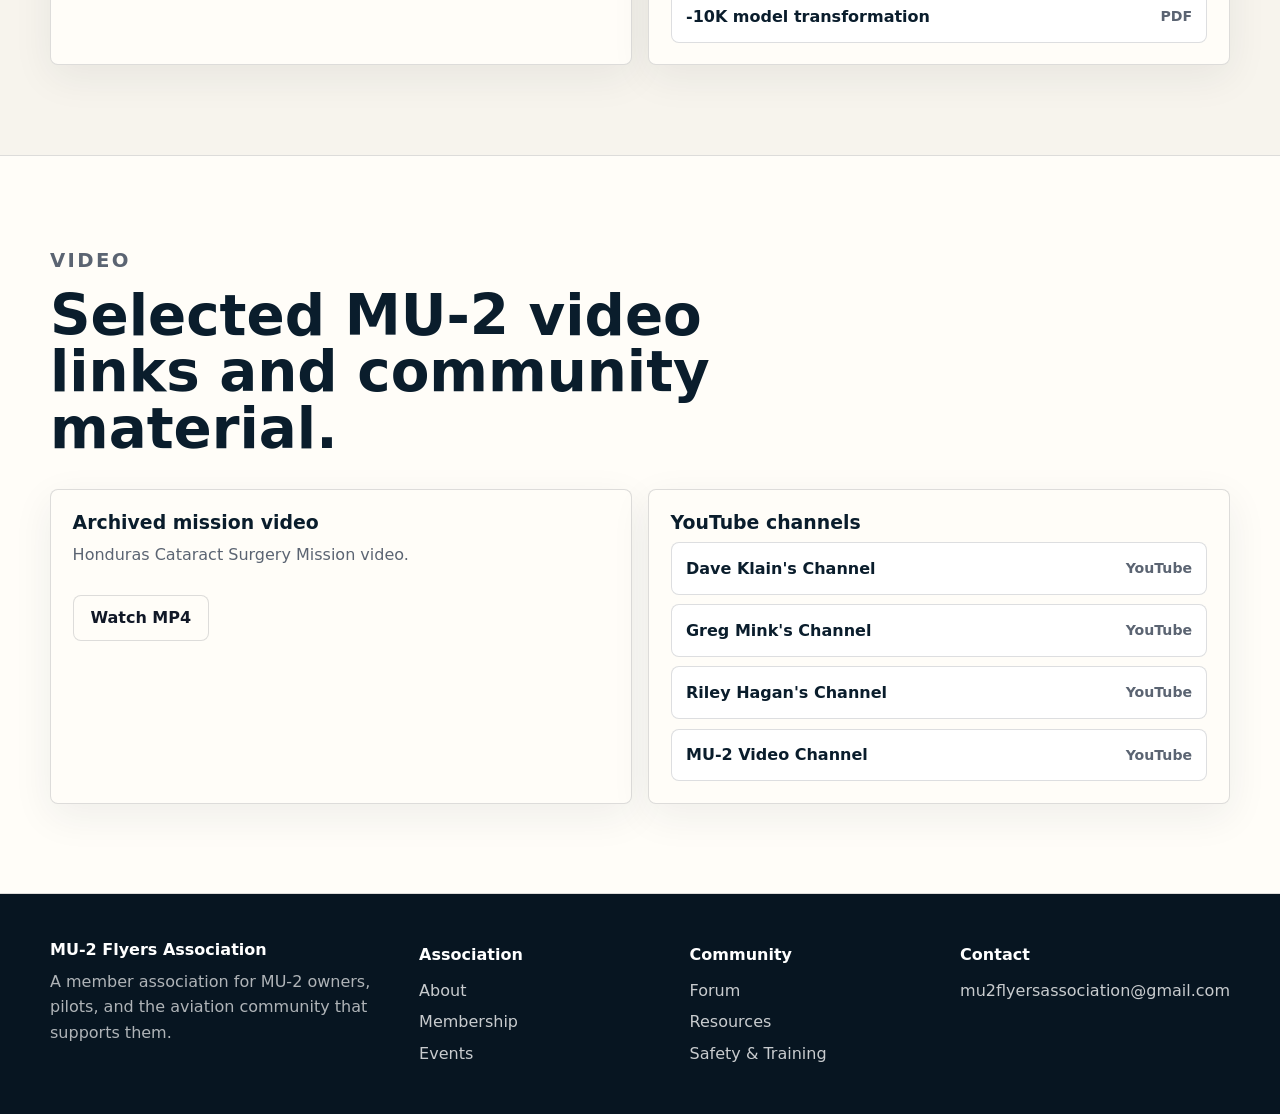
<file: resources.html>
<!doctype html>
<html lang="en">
  <head>
    <meta charset="utf-8">
    <meta name="viewport" content="width=device-width, initial-scale=1">
    <title>Resources | MU-2 Flyers Association</title>
    <meta name="description" content="MU-2 Flyers Association resources, including MU-2 Magazine issues, articles, safety documents, operations references, and videos.">
    <link rel="icon" href="assets/images/favicon.png">
    <link rel="stylesheet" href="assets/css/styles.css">
  </head>
  <body class="resources-page">
    <a class="skip-link" href="#main">Skip to content</a>
    <header class="site-header">
      <div class="nav-wrap">
        <a class="brand" href="index.html" aria-label="MU-2 Flyers Association home">
          <img src="assets/images/logo-v2-mark.png" alt="">
          <span>MU-2 Flyers<small>Association</small></span>
        </a>
        <button class="nav-toggle" type="button" aria-expanded="false" aria-controls="site-nav">Menu</button>
        <nav class="nav-links" id="site-nav" aria-label="Primary navigation">
          <a href="about.html">About</a>
          <a href="membership.html">Join</a>
          <a href="forum.html">Forum</a>
          <a href="events.html">Events</a>
          <a href="resources.html" aria-current="page">Resources</a>
          <a href="safety-training.html">Safety &amp; Training</a>
          <a href="contact.html">Contact</a>
        </nav>
      </div>
    </header>

    <main id="main">
      <section class="page-hero">
        <div class="container">
          <p class="eyebrow">Resource library</p>
          <h1>Articles, documents, videos, and operating references.</h1>
          <p>This page carries forward useful evergreen material from the prior website while leaving old event notices and stale announcements behind.</p>
        </div>
      </section>

      <section class="section">
        <div class="container">
          <div class="section-heading">
            <p class="section-kicker">MU-2 Magazine</p>
            <h2>Archived issues.</h2>
            <p>Issues 1-5 and 9-10 are available directly here. Issues 6-8 remain linked to the publisher source where available.</p>
          </div>
          <div class="resource-group">
            <div class="link-list">
              <a href="assets/docs/MU-2_Magazine_1.pdf">Issue #1 - January 2014 <span>PDF</span></a>
              <a href="assets/docs/MU-2_Magazine_2.pdf">Issue #2 - April 2014 <span>PDF</span></a>
              <a href="assets/docs/MU-2_Magazine_3.pdf">Issue #3 - July 2014 <span>PDF</span></a>
              <a href="assets/docs/MU-2_Magazine_4.pdf">Issue #4 - October 2014 <span>PDF</span></a>
              <a href="assets/docs/MU-2_Magazine_5.pdf">Issue #5 - January 2015 <span>PDF</span></a>
              <a href="http://turbineair.com/wp-content/uploads/2015/04/MU-2-Magazine-Issue-6-April-2015.pdf" target="_blank" rel="noopener">Issue #6 - April 2015 <span>External</span></a>
              <a href="http://turbineair.com/wp-content/uploads/2015/07/MU-2-Magazine-7-July-2015.pdf" target="_blank" rel="noopener">Issue #7 - July 2015 <span>External</span></a>
              <a href="http://turbineair.com/news/mu-2-magazine-issue-8-october-2015-2/" target="_blank" rel="noopener">Issue #8 - October 2015 <span>External</span></a>
              <a href="assets/docs/MU-2_Magazine_9.pdf">Issue #9 - January 2016 <span>PDF</span></a>
              <a href="assets/docs/MU-2_Magazine_10.pdf">Issue #10 - April 2016 <span>PDF</span></a>
            </div>
          </div>
        </div>
      </section>

      <section class="section alt">
        <div class="container">
          <div class="section-heading">
            <p class="section-kicker">Articles</p>
            <h2>Historical coverage and aircraft reviews.</h2>
          </div>
          <div class="grid two">
            <div class="resource-card">
              <h3>Feature articles</h3>
              <div class="link-list">
                <a href="assets/docs/MU-2_Renaissance_AOPA_Jan_2016.pdf">AOPA Pilot: MU-2 Renaissance, January 2016 <span>PDF</span></a>
                <a href="assets/docs/MU-2%20Ken%20Wolf's%20Flying%20Article.pdf">Flying: Ken Wolf MU-2 article, July 2010 <span>PDF</span></a>
                <a href="assets/docs/T%26T_June_2011.pdf">Twin &amp; Turbine: Greg Mink ownership article, June 2011 <span>PDF</span></a>
                <a href="assets/docs/Flying%20-%20June%202002.pdf">Flying Magazine, June 2002 <span>PDF</span></a>
              </div>
            </div>
            <div class="resource-card">
              <h3>Historical flight reviews</h3>
              <div class="link-list">
                <a href="assets/docs/Aviation%20Consumer%20-%20December%201995.pdf">Aviation Consumer MU-2 review, December 1995 <span>PDF</span></a>
                <a href="assets/docs/Flying%20-%20June%201986.pdf">Flying Magazine MU-2 flight test, June 1986 <span>PDF</span></a>
                <a href="assets/docs/Mitsubishi%20Marquise-AOPA%2084%20pt%201.pdf">AOPA Pilot Mitsubishi Marquise, 1984, Part 1 <span>PDF</span></a>
                <a href="assets/docs/Mitsubishi%20Marquise-AOPA%2084%20pt%202.pdf">AOPA Pilot Mitsubishi Marquise, 1984, Part 2 <span>PDF</span></a>
                <a href="assets/docs/Flying%20MU-2%20P%20Flight%20Test%20-%201978.pdf">Flying MU-2 P model flight test, 1977 <span>PDF</span></a>
                <a href="assets/docs/Aviation%20-%20MU2%20-%20Air%20Facts%201965%20Article.pdf">Air Facts MU-2 article, 1965 <span>PDF</span></a>
              </div>
            </div>
          </div>
        </div>
      </section>

      <section class="section" id="safety-documents">
        <div class="container">
          <div class="section-heading">
            <p class="section-kicker">Safety and operations</p>
            <h2>Reference documents for owners and pilots.</h2>
          </div>
          <div class="grid two">
            <div class="resource-card">
              <h3>Safety documents</h3>
              <div class="link-list">
                <a href="assets/docs/MU2Facts%202-21-13.doc">MU-2 Safety Facts by Earle Martin <span>DOC</span></a>
                <a href="assets/docs/MU-2%20News%20Article%204-21-08.doc">MU-2 Safety Discussion by Earle Martin <span>DOC</span></a>
                <a href="assets/docs/MU2%20Facts%201-12-07.pdf">MU-2 Overview, January 2007 <span>PDF</span></a>
                <a href="assets/docs/AD's%20on%204%20Blade.pdf">Airworthiness Directive and Service Document Effectivity List <span>PDF</span></a>
              </div>
            </div>
            <div class="resource-card">
              <h3>Ownership and operating tools</h3>
              <div class="link-list">
                <a href="assets/docs/Bob%20Watkins%20MU-2%20economic%20analysis.xls">Bob Watkins MU-2 economic analysis <span>XLS</span></a>
                <a href="assets/docs/Dave%20Slivka's%20Economic%20Analysis%20of%20MU-2%20operation.doc">Dave Slivka MU-2 economic analysis <span>DOC</span></a>
                <a href="assets/docs/Weight%26Balance.xls">Weight and Balance spreadsheet <span>XLS</span></a>
                <a href="assets/docs/N82WC_MEL_Revision_11.doc">Scott Dann sample MEL <span>DOC</span></a>
                <a href="assets/docs/Dann_MU2_Flight_Log.doc">Scott Dann flight log sheets <span>DOC</span></a>
                <a href="assets/docs/-10KmodelTransformation.pdf">-10K model transformation <span>PDF</span></a>
              </div>
            </div>
          </div>
        </div>
      </section>

      <section class="section alt">
        <div class="container">
          <div class="section-heading">
            <p class="section-kicker">Video</p>
            <h2>Selected MU-2 video links and community material.</h2>
          </div>
          <div class="grid two">
            <article class="resource-card">
              <h3>Archived mission video</h3>
              <p>Honduras Cataract Surgery Mission video.</p>
              <div class="action-row">
                <a class="button light" href="assets/video/honduras-2008.mp4">Watch MP4</a>
              </div>
            </article>
            <article class="resource-card">
              <h3>YouTube channels</h3>
              <div class="link-list">
                <a href="https://www.youtube.com/user/drklain" target="_blank" rel="noopener">Dave Klain's Channel <span>YouTube</span></a>
                <a href="https://www.youtube.com/user/gregmink" target="_blank" rel="noopener">Greg Mink's Channel <span>YouTube</span></a>
                <a href="https://www.youtube.com/user/mtnairpilot" target="_blank" rel="noopener">Riley Hagan's Channel <span>YouTube</span></a>
                <a href="https://www.youtube.com/user/mu2videochannel" target="_blank" rel="noopener">MU-2 Video Channel <span>YouTube</span></a>
              </div>
            </article>
          </div>
        </div>
      </section>
    </main>

    <footer class="site-footer">
      <div class="footer-grid">
        <div><h2>MU-2 Flyers Association</h2><p>A member association for MU-2 owners, pilots, and the aviation community that supports them.</p></div>
        <div><h3>Association</h3><div class="footer-links"><a href="about.html">About</a><a href="membership.html">Membership</a><a href="events.html">Events</a></div></div>
        <div><h3>Community</h3><div class="footer-links"><a href="https://mu2.discourse.group/" target="_blank" rel="noopener">Forum</a><a href="resources.html">Resources</a><a href="safety-training.html">Safety &amp; Training</a></div></div>
        <div><h3>Contact</h3><div class="footer-links"><a href="mailto:mu2flyersassociation@gmail.com">mu2flyersassociation@gmail.com</a></div></div>
      </div>
    </footer>
    <script src="assets/js/main.js"></script>
  </body>
</html>
</file>
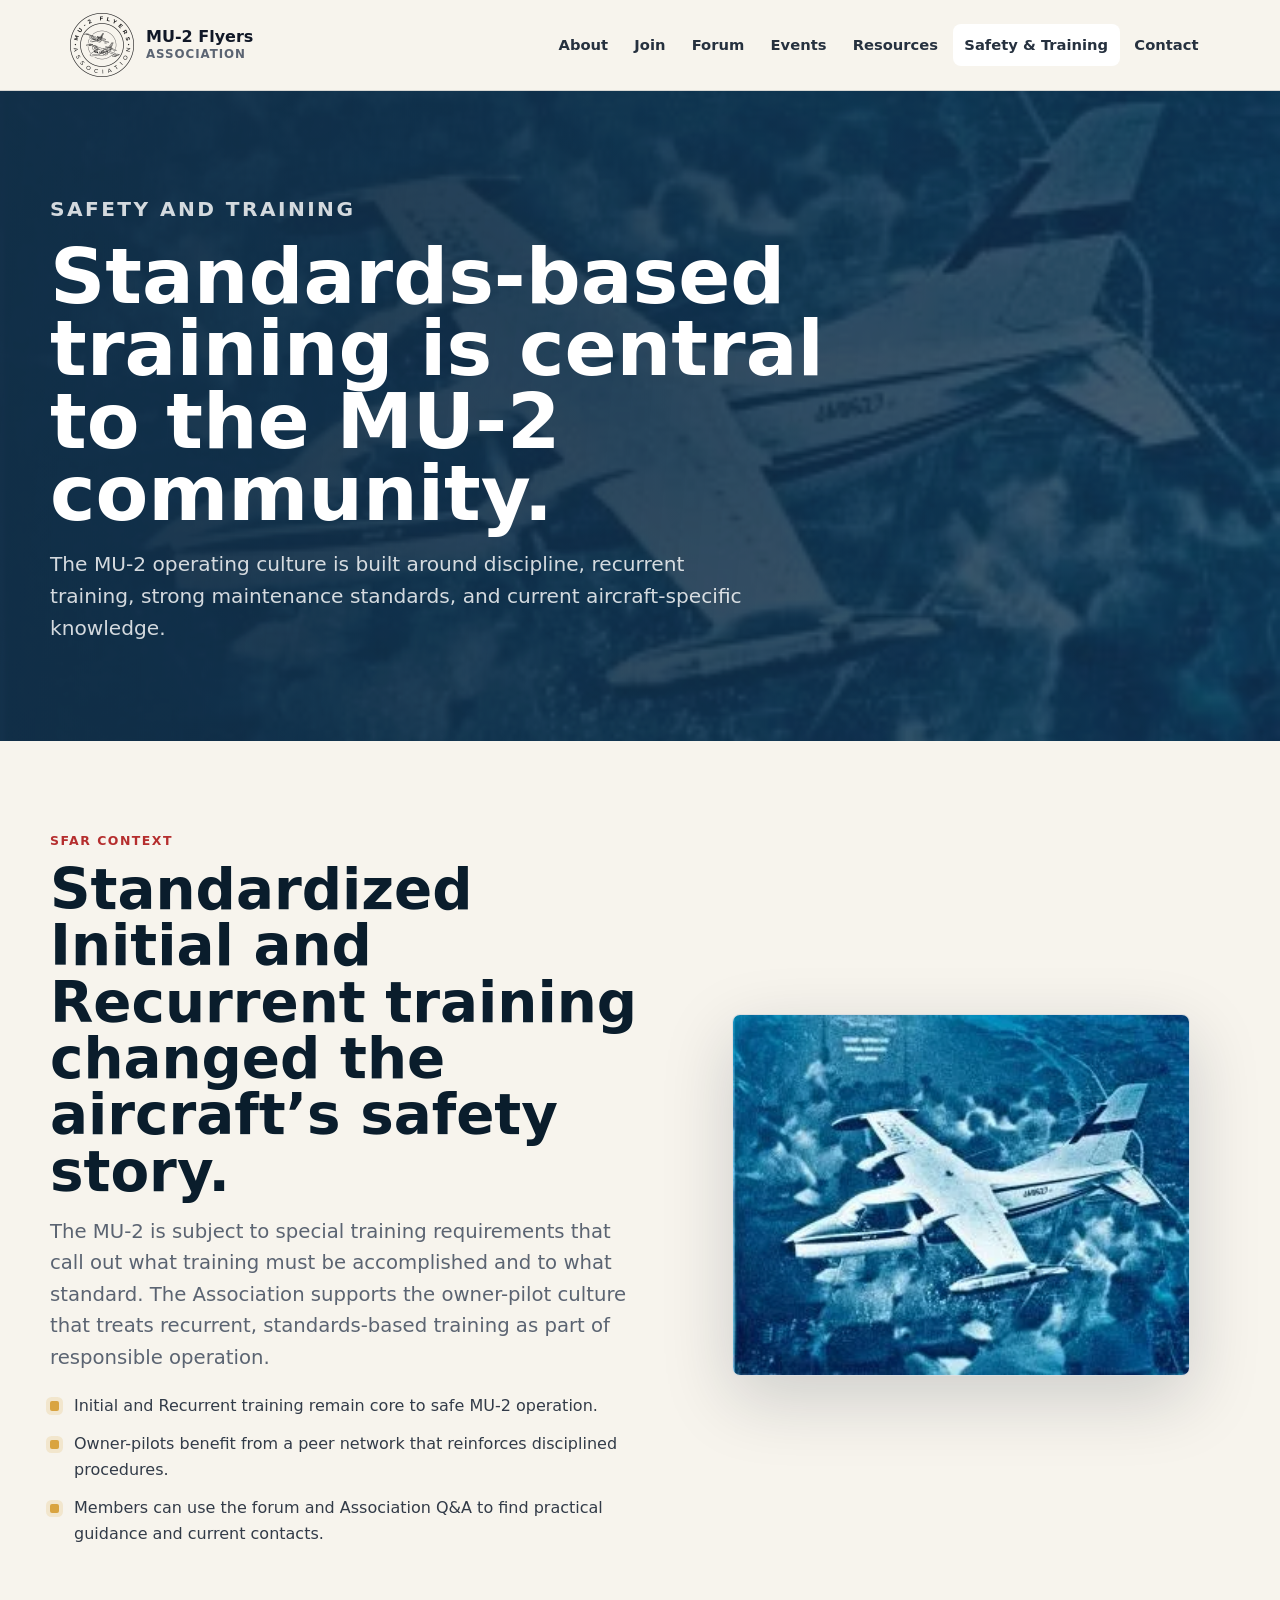
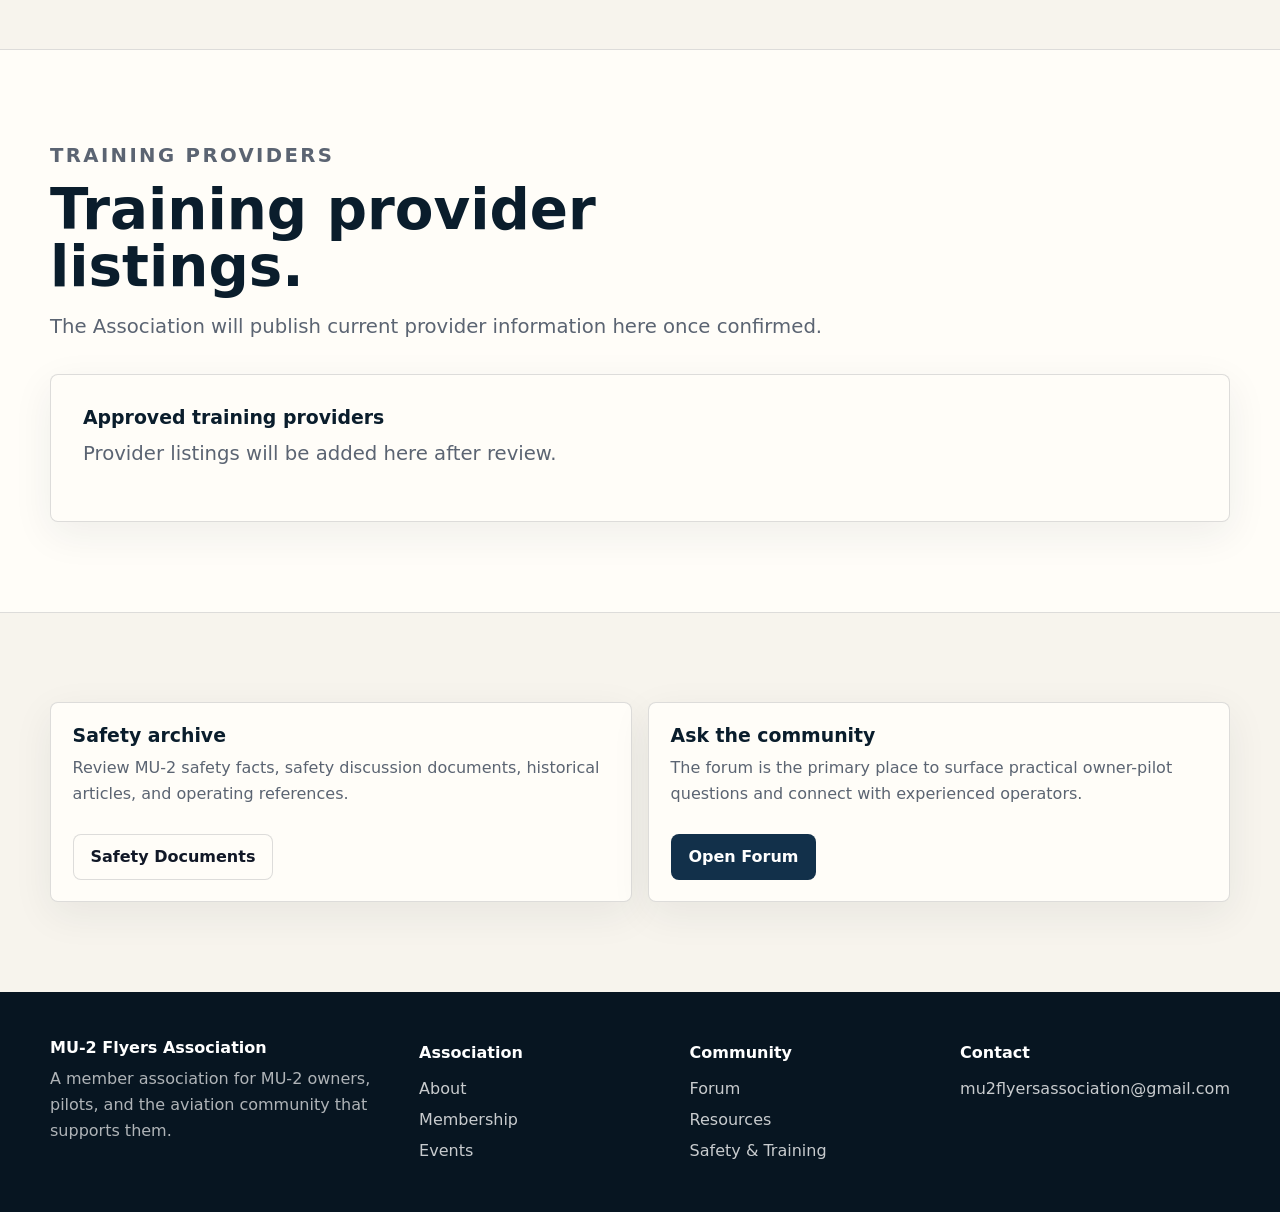
<file: safety-training.html>
<!doctype html>
<html lang="en">
  <head>
    <meta charset="utf-8">
    <meta name="viewport" content="width=device-width, initial-scale=1">
    <title>Safety &amp; Training | MU-2 Flyers Association</title>
    <meta name="description" content="MU-2 safety and training resources, including SFAR context and training provider information.">
    <link rel="icon" href="assets/images/favicon.png">
    <link rel="stylesheet" href="assets/css/styles.css">
  </head>
  <body class="training-page">
    <a class="skip-link" href="#main">Skip to content</a>
    <header class="site-header">
      <div class="nav-wrap">
        <a class="brand" href="index.html" aria-label="MU-2 Flyers Association home">
          <img src="assets/images/logo-v2-mark.png" alt="">
          <span>MU-2 Flyers<small>Association</small></span>
        </a>
        <button class="nav-toggle" type="button" aria-expanded="false" aria-controls="site-nav">Menu</button>
        <nav class="nav-links" id="site-nav" aria-label="Primary navigation">
          <a href="about.html">About</a>
          <a href="membership.html">Join</a>
          <a href="forum.html">Forum</a>
          <a href="events.html">Events</a>
          <a href="resources.html">Resources</a>
          <a href="safety-training.html" aria-current="page">Safety &amp; Training</a>
          <a href="contact.html">Contact</a>
        </nav>
      </div>
    </header>

    <main id="main">
      <section class="page-hero">
        <div class="container">
          <p class="eyebrow">Safety and training</p>
          <h1>Standards-based training is central to the MU-2 community.</h1>
          <p>The MU-2 operating culture is built around discipline, recurrent training, strong maintenance standards, and current aircraft-specific knowledge.</p>
        </div>
      </section>

      <section class="section">
        <div class="container media-band">
          <div>
            <p class="section-kicker">SFAR context</p>
            <h2>Standardized Initial and Recurrent training changed the aircraft’s safety story.</h2>
            <p class="lead">The MU-2 is subject to special training requirements that call out what training must be accomplished and to what standard. The Association supports the owner-pilot culture that treats recurrent, standards-based training as part of responsible operation.</p>
            <ul class="check-list">
              <li>Initial and Recurrent training remain core to safe MU-2 operation.</li>
              <li>Owner-pilots benefit from a peer network that reinforces disciplined procedures.</li>
              <li>Members can use the forum and Association Q&amp;A to find practical guidance and current contacts.</li>
            </ul>
          </div>
          <figure class="media-panel">
            <img src="assets/images/training.webp" alt="Pilot training in an aircraft cockpit">
          </figure>
        </div>
      </section>

      <section class="section alt">
        <div class="container">
          <div class="section-heading">
            <p class="section-kicker">Training providers</p>
            <h2>Training provider listings.</h2>
            <p>The Association will publish current provider information here once confirmed.</p>
          </div>
          <div class="callout">
            <h3>Approved training providers</h3>
            <p class="lead">Provider listings will be added here after review.</p>
          </div>
        </div>
      </section>

      <section class="section">
        <div class="container grid two">
          <article class="resource-card">
            <h3>Safety archive</h3>
            <p>Review MU-2 safety facts, safety discussion documents, historical articles, and operating references.</p>
            <div class="action-row">
              <a class="button light" href="resources.html#safety-documents">Safety Documents</a>
            </div>
          </article>
          <article class="resource-card">
            <h3>Ask the community</h3>
            <p>The forum is the primary place to surface practical owner-pilot questions and connect with experienced operators.</p>
            <div class="action-row">
              <a class="button dark" href="https://mu2.discourse.group/" target="_blank" rel="noopener">Open Forum</a>
            </div>
          </article>
        </div>
      </section>
    </main>

    <footer class="site-footer">
      <div class="footer-grid">
        <div><h2>MU-2 Flyers Association</h2><p>A member association for MU-2 owners, pilots, and the aviation community that supports them.</p></div>
        <div><h3>Association</h3><div class="footer-links"><a href="about.html">About</a><a href="membership.html">Membership</a><a href="events.html">Events</a></div></div>
        <div><h3>Community</h3><div class="footer-links"><a href="https://mu2.discourse.group/" target="_blank" rel="noopener">Forum</a><a href="resources.html">Resources</a><a href="safety-training.html">Safety &amp; Training</a></div></div>
        <div><h3>Contact</h3><div class="footer-links"><a href="mailto:mu2flyersassociation@gmail.com">mu2flyersassociation@gmail.com</a></div></div>
      </div>
    </footer>
    <script src="assets/js/main.js"></script>
  </body>
</html>
</file>
<file: assets/css/styles.css>
:root {
  --ink: #111827;
  --muted: #5b6472;
  --paper: #f7f4ed;
  --paper-strong: #fffdf8;
  --navy: #12304a;
  --navy-2: #0a1d2c;
  --blue: #2c6f9f;
  --red: #b52e2e;
  --gold: #d9a441;
  --line: rgba(17, 24, 39, 0.14);
  --shadow: 0 22px 70px rgba(16, 29, 44, 0.18);
  --radius: 8px;
}

* {
  box-sizing: border-box;
}

html {
  scroll-behavior: smooth;
  color-scheme: light dark;
}

body {
  margin: 0;
  background: var(--paper);
  color: var(--ink);
  font-family: Inter, ui-sans-serif, system-ui, -apple-system, BlinkMacSystemFont, "Segoe UI", sans-serif;
  font-size: 16px;
  line-height: 1.6;
}

body.home-page {
  --hero-image: url("../images/mu2-hero.webp");
}

body.about-page,
body.contact-page,
body.forum-page,
body.not-found-page {
  --page-image: url("../images/mu2-hero.webp");
}

body.membership-page,
body.resources-page {
  --page-image: url("../images/mu2-article.webp");
}

body.events-page {
  --page-image: url("../images/fly-in-jet-air-2026.webp");
}

body.training-page {
  --page-image: url("../images/training.webp");
}

img,
video {
  max-width: 100%;
  height: auto;
  display: block;
}

a {
  color: inherit;
}

.skip-link {
  position: absolute;
  left: 1rem;
  top: -5rem;
  z-index: 100;
  background: var(--paper-strong);
  border: 1px solid var(--line);
  border-radius: var(--radius);
  padding: 0.75rem 1rem;
  transition: top 0.2s ease;
}

.skip-link:focus {
  top: 1rem;
}

.site-header {
  position: sticky;
  top: 0;
  z-index: 40;
  background: rgba(247, 244, 237, 0.94);
  border-bottom: 1px solid var(--line);
  backdrop-filter: blur(16px);
}

.nav-wrap {
  max-width: 1180px;
  margin: 0 auto;
  padding: 0.8rem 1.25rem;
  display: flex;
  align-items: center;
  justify-content: space-between;
  gap: 1.25rem;
}

.brand {
  display: inline-flex;
  align-items: center;
  gap: 0.75rem;
  min-width: 220px;
  text-decoration: none;
  color: var(--ink);
}

.brand img {
  width: 64px;
  aspect-ratio: 1;
  object-fit: contain;
  display: block;
  border-radius: 0;
  background: transparent;
}

.brand span {
  display: block;
  font-weight: 800;
  letter-spacing: 0;
  line-height: 1.05;
}

.brand small {
  display: block;
  color: var(--muted);
  font-weight: 650;
  font-size: 0.74rem;
  text-transform: uppercase;
  letter-spacing: 0.08em;
  margin-top: 0.18rem;
}

.nav-toggle {
  display: none;
  border: 1px solid var(--line);
  border-radius: var(--radius);
  background: var(--paper-strong);
  padding: 0.58rem 0.72rem;
  color: var(--ink);
  font: inherit;
}

.nav-links {
  display: flex;
  align-items: center;
  gap: 0.2rem;
  flex-wrap: wrap;
  justify-content: flex-end;
}

.nav-links a {
  text-decoration: none;
  color: #26313f;
  font-weight: 720;
  font-size: 0.92rem;
  padding: 0.56rem 0.72rem;
  border-radius: var(--radius);
}

.nav-links a:hover,
.nav-links a:focus-visible,
.nav-links a[aria-current="page"] {
  background: #ffffff;
  outline: none;
}

.hero {
  min-height: min(760px, calc(100vh - 76px));
  display: flex;
  align-items: flex-end;
  position: relative;
  overflow: hidden;
  background: var(--navy-2);
  color: white;
}

.hero::before {
  content: "";
  position: absolute;
  inset: 0;
  background-image:
    linear-gradient(90deg, rgba(8, 22, 34, 0.9), rgba(8, 22, 34, 0.68) 38%, rgba(8, 22, 34, 0.12) 74%),
    linear-gradient(0deg, rgba(8, 22, 34, 0.52), rgba(8, 22, 34, 0.02) 46%),
    var(--hero-image);
  background-size: cover;
  background-position: center right;
  transform: scale(1.02);
}

.hero-inner {
  position: relative;
  z-index: 1;
  width: 100%;
  max-width: 1180px;
  margin: 0 auto;
  padding: clamp(5rem, 12vw, 8rem) 1.25rem 4.8rem;
}

.eyebrow {
  margin: 0 0 1rem;
  color: #f0c765;
  font-size: 0.78rem;
  font-weight: 800;
  letter-spacing: 0.12em;
  text-transform: uppercase;
}

h1,
h2,
h3,
p {
  margin-top: 0;
}

h1 {
  max-width: 850px;
  margin-bottom: 1.1rem;
  font-size: clamp(3.1rem, 8vw, 6.6rem);
  line-height: 0.94;
  letter-spacing: 0;
}

.hero-copy {
  max-width: 705px;
  color: rgba(255, 255, 255, 0.88);
  font-size: clamp(1.1rem, 2.4vw, 1.35rem);
}

.hero-actions,
.action-row {
  display: flex;
  flex-wrap: wrap;
  gap: 0.85rem;
  align-items: center;
  margin-top: 1.7rem;
}

.button {
  display: inline-flex;
  align-items: center;
  justify-content: center;
  min-height: 46px;
  border: 1px solid transparent;
  border-radius: var(--radius);
  padding: 0.78rem 1.05rem;
  font-weight: 800;
  line-height: 1.1;
  text-decoration: none;
  cursor: pointer;
}

.button.primary {
  background: var(--red);
  color: white;
  box-shadow: 0 12px 30px rgba(181, 46, 46, 0.32);
}

.button.primary:hover,
.button.primary:focus-visible {
  background: #982424;
}

.button.secondary {
  background: rgba(255, 255, 255, 0.12);
  border-color: rgba(255, 255, 255, 0.34);
  color: white;
}

.button.secondary:hover,
.button.secondary:focus-visible {
  background: rgba(255, 255, 255, 0.2);
}

.button.dark {
  background: var(--navy);
  color: white;
}

.button.light {
  background: var(--paper-strong);
  border-color: var(--line);
  color: var(--ink);
}

.live-traffic {
  padding: 1rem 1.25rem;
  background: var(--paper);
  border-bottom: 1px solid var(--line);
}

.live-traffic-card {
  display: flex;
  align-items: center;
  justify-content: space-between;
  gap: 1.5rem;
  padding: clamp(1.2rem, 3vw, 2rem);
  border: 1px solid var(--line);
  border-radius: var(--radius);
  background:
    linear-gradient(135deg, rgba(44, 111, 159, 0.12), rgba(217, 164, 65, 0.1)),
    var(--paper-strong);
  box-shadow: 0 14px 42px rgba(18, 48, 74, 0.08);
}

.live-traffic-card h2 {
  max-width: 680px;
  margin-bottom: 0.45rem;
  font-size: clamp(1.45rem, 2.7vw, 2.4rem);
  line-height: 1.02;
}

.live-traffic-card p:last-child {
  max-width: 700px;
  margin-bottom: 0;
  color: var(--muted);
}

.section {
  padding: clamp(3.5rem, 7vw, 6.5rem) 1.25rem;
}

.section.alt {
  background: var(--paper-strong);
  border-block: 1px solid var(--line);
}

.section.dark {
  background: var(--navy-2);
  color: white;
}

.container {
  max-width: 1180px;
  margin: 0 auto;
}

.narrow {
  max-width: 820px;
}

.section-heading {
  max-width: 800px;
  margin-bottom: 2rem;
}

.section-heading.center {
  text-align: center;
  margin-left: auto;
  margin-right: auto;
}

h2 {
  color: var(--navy-2);
  font-size: clamp(2.1rem, 4.4vw, 4rem);
  line-height: 1;
  margin-bottom: 1rem;
  letter-spacing: 0;
}

.dark h2,
.dark h3,
.dark .section-kicker {
  color: white;
}

.section-heading p,
.lead {
  color: var(--muted);
  font-size: clamp(1.04rem, 1.7vw, 1.23rem);
}

.dark .section-heading p,
.dark .lead,
.dark p {
  color: rgba(255, 255, 255, 0.78);
}

.section-kicker {
  margin-bottom: 0.7rem;
  color: var(--red);
  font-size: 0.78rem;
  font-weight: 850;
  letter-spacing: 0.12em;
  text-transform: uppercase;
}

.grid {
  display: grid;
  gap: 1rem;
}

.grid.three {
  grid-template-columns: repeat(3, minmax(0, 1fr));
}

.grid.two {
  grid-template-columns: repeat(2, minmax(0, 1fr));
}

.grid.four {
  grid-template-columns: repeat(4, minmax(0, 1fr));
}

.feature-card,
.resource-card,
.event-card,
.callout,
.contact-panel {
  border: 1px solid var(--line);
  border-radius: var(--radius);
  background: var(--paper-strong);
  box-shadow: 0 12px 40px rgba(22, 37, 55, 0.07);
}

.feature-card,
.resource-card {
  padding: 1.35rem;
}

.feature-card h3,
.resource-card h3,
.event-card h3,
.callout h3 {
  margin-bottom: 0.55rem;
  color: var(--navy-2);
  line-height: 1.15;
  font-size: 1.18rem;
}

.feature-card p,
.resource-card p,
.event-card p {
  color: var(--muted);
  margin-bottom: 0;
}

.media-band {
  display: grid;
  grid-template-columns: minmax(0, 1.05fr) minmax(280px, 0.95fr);
  gap: clamp(1.5rem, 4vw, 3rem);
  align-items: center;
}

.media-panel {
  border-radius: var(--radius);
  overflow: hidden;
  border: 1px solid var(--line);
  box-shadow: var(--shadow);
  background: #fff;
}

.media-panel img {
  width: 100%;
  height: 100%;
  min-height: 340px;
  object-fit: cover;
}

.logo-panel {
  background: #fff;
}

.logo-panel img {
  padding: clamp(1rem, 4vw, 2.5rem);
  object-fit: contain;
}

.stat-strip {
  display: grid;
  grid-template-columns: repeat(3, 1fr);
  border: 1px solid rgba(255, 255, 255, 0.16);
  border-radius: var(--radius);
  overflow: hidden;
  margin-top: 2.4rem;
}

.stat-strip div {
  padding: 1.25rem;
  background: rgba(255, 255, 255, 0.06);
  border-right: 1px solid rgba(255, 255, 255, 0.16);
}

.stat-strip div:last-child {
  border-right: 0;
}

.stat-strip strong {
  display: block;
  color: white;
  font-size: 1.55rem;
  line-height: 1;
  margin-bottom: 0.4rem;
}

.stat-strip span {
  color: rgba(255, 255, 255, 0.72);
}

.event-card {
  display: grid;
  grid-template-columns: minmax(0, 0.78fr) minmax(280px, 0.52fr);
  gap: 1.4rem;
  align-items: stretch;
  padding: 1.2rem;
}

.event-copy {
  padding: clamp(0.5rem, 2vw, 1rem);
}

.event-meta {
  display: flex;
  flex-wrap: wrap;
  gap: 0.55rem;
  margin: 1.1rem 0 1.2rem;
  padding: 0;
  list-style: none;
}

.event-meta li {
  border: 1px solid var(--line);
  border-radius: var(--radius);
  padding: 0.55rem 0.7rem;
  background: #fff;
  color: #2c3543;
  font-weight: 720;
  font-size: 0.91rem;
}

.event-card figure {
  margin: 0;
  border-radius: var(--radius);
  overflow: hidden;
  border: 1px solid var(--line);
  background: white;
}

.event-card figure img {
  width: 100%;
  height: 100%;
  object-fit: cover;
  object-position: top center;
}

.check-list,
.link-list,
.plain-list {
  list-style: none;
  padding: 0;
  margin: 0;
}

.check-list li,
.plain-list li {
  position: relative;
  padding-left: 1.5rem;
  margin-bottom: 0.8rem;
  color: #323b48;
}

.check-list li::before {
  content: "";
  position: absolute;
  left: 0;
  top: 0.52rem;
  width: 0.58rem;
  height: 0.58rem;
  border-radius: 2px;
  background: var(--gold);
  box-shadow: 0 0 0 4px rgba(217, 164, 65, 0.18);
}

.plain-list li::before {
  content: "";
  position: absolute;
  left: 0;
  top: 0.66rem;
  width: 0.42rem;
  height: 0.42rem;
  border-radius: 50%;
  background: var(--blue);
}

.link-list {
  display: grid;
  gap: 0.6rem;
}

.link-list a {
  display: flex;
  justify-content: space-between;
  gap: 1rem;
  align-items: center;
  text-decoration: none;
  border: 1px solid var(--line);
  border-radius: var(--radius);
  padding: 0.78rem 0.9rem;
  background: #fff;
  color: var(--navy-2);
  font-weight: 740;
}

.link-list a:hover,
.link-list a:focus-visible {
  border-color: rgba(44, 111, 159, 0.45);
  box-shadow: 0 10px 30px rgba(44, 111, 159, 0.12);
}

.link-list span {
  color: var(--muted);
  font-weight: 650;
  font-size: 0.88rem;
  white-space: nowrap;
}

.page-hero {
  background: var(--navy-2);
  color: white;
  padding: clamp(4.5rem, 8vw, 7rem) 1.25rem clamp(3.5rem, 6vw, 5rem);
  position: relative;
  overflow: hidden;
}

.page-hero::after {
  content: "";
  position: absolute;
  inset: 0;
  background-image: linear-gradient(95deg, rgba(18, 48, 74, 0.98), rgba(18, 48, 74, 0.72)), var(--page-image);
  background-size: cover;
  background-position: center;
  opacity: 0.9;
}

.page-hero .container {
  position: relative;
  z-index: 1;
}

.page-hero h1 {
  max-width: 880px;
  font-size: clamp(2.7rem, 6vw, 5.4rem);
}

.page-hero p {
  max-width: 720px;
  color: rgba(255, 255, 255, 0.82);
  font-size: clamp(1.05rem, 2vw, 1.26rem);
}

.callout {
  padding: clamp(1.3rem, 3vw, 2rem);
}

.callout.accent {
  border-color: rgba(181, 46, 46, 0.3);
  background: #fff8f4;
}

.callout h2 {
  font-size: clamp(1.9rem, 3vw, 2.8rem);
}

.resource-group {
  margin-top: 2rem;
}

.resource-group h3 {
  border-bottom: 1px solid var(--line);
  padding-bottom: 0.75rem;
  margin-bottom: 1rem;
}

.contact-grid {
  display: grid;
  grid-template-columns: minmax(0, 0.8fr) minmax(320px, 1.2fr);
  gap: 1.5rem;
  align-items: start;
}

.contact-panel {
  padding: 1.35rem;
}

.form-grid {
  display: grid;
  gap: 0.9rem;
}

label {
  display: grid;
  gap: 0.35rem;
  color: #2b3442;
  font-weight: 750;
}

input,
textarea,
select {
  width: 100%;
  border: 1px solid var(--line);
  border-radius: var(--radius);
  background: white;
  color: var(--ink);
  padding: 0.82rem 0.9rem;
  font: inherit;
}

textarea {
  min-height: 150px;
  resize: vertical;
}

.form-note {
  color: var(--muted);
  font-size: 0.92rem;
}

.site-footer {
  background: #071521;
  color: white;
  padding: 3rem 1.25rem;
}

.footer-grid {
  max-width: 1180px;
  margin: 0 auto;
  display: grid;
  grid-template-columns: 1.4fr repeat(3, 1fr);
  gap: 1.5rem;
}

.site-footer a {
  color: rgba(255, 255, 255, 0.78);
  text-decoration: none;
}

.site-footer a:hover {
  color: white;
}

.site-footer h2,
.site-footer h3 {
  color: white;
  font-size: 1rem;
  margin-bottom: 0.65rem;
}

.site-footer p {
  color: rgba(255, 255, 255, 0.68);
}

.footer-links {
  display: grid;
  gap: 0.35rem;
}

.fine-print {
  max-width: 1180px;
  margin: 2rem auto 0;
  padding-top: 1.5rem;
  border-top: 1px solid rgba(255, 255, 255, 0.14);
  color: rgba(255, 255, 255, 0.58);
  font-size: 0.9rem;
}

@media (prefers-color-scheme: dark) {
  :root {
    --ink: #f5f8fb;
    --muted: #b6c2ce;
    --paper: #071827;
    --paper-strong: #0d2437;
    --navy: #234967;
    --navy-2: #06121d;
    --blue: #74b8e6;
    --line: rgba(190, 214, 235, 0.18);
    --shadow: 0 22px 70px rgba(0, 0, 0, 0.34);
  }

  .site-header {
    background: rgba(6, 18, 29, 0.96);
  }

  .brand,
  .nav-links a,
  .nav-toggle {
    color: var(--ink);
  }

  .brand img,
  .logo-panel img {
    filter: brightness(0) invert(1);
  }

  .logo-panel {
    background: var(--navy-2);
  }

  .nav-links a:hover,
  .nav-links a:focus-visible,
  .nav-links a[aria-current="page"],
  .nav-toggle,
  .link-list a {
    background: rgba(255, 255, 255, 0.08);
  }

  .feature-card h3,
  .resource-card h3,
  .event-card h3,
  .callout h3,
  h2 {
    color: var(--ink);
  }

  .feature-card p,
  .resource-card p,
  .event-card p,
  .section-heading p,
  .lead,
  .check-list li,
  .plain-list li,
  .form-note,
  .photo-note {
    color: var(--muted);
  }

  .feature-card,
  .resource-card,
  .event-card,
  .callout,
  .contact-panel,
  .link-list a,
  input,
  textarea,
  select {
    background: var(--paper-strong);
    color: var(--ink);
  }

  .event-meta li {
    background: #0a1d2c;
    color: var(--ink);
  }

  .button.light {
    background: #0a1d2c;
    color: var(--ink);
  }

  .callout.accent {
    background: #102235;
  }

  label {
    color: var(--ink);
  }

  ::placeholder {
    color: #8fa2b4;
  }
}

.photo-note {
  color: var(--muted);
  font-size: 0.88rem;
}

.visually-hidden {
  position: absolute;
  width: 1px;
  height: 1px;
  padding: 0;
  margin: -1px;
  overflow: hidden;
  clip: rect(0, 0, 0, 0);
  white-space: nowrap;
  border: 0;
}

@media (max-width: 980px) {
  .nav-toggle {
    display: inline-flex;
  }

  .nav-links {
    position: absolute;
    left: 1rem;
    right: 1rem;
    top: calc(100% + 0.5rem);
    display: none;
    background: var(--paper-strong);
    border: 1px solid var(--line);
    border-radius: var(--radius);
    padding: 0.55rem;
    box-shadow: var(--shadow);
  }

  .site-header.is-open .nav-links {
    display: grid;
  }

  .nav-links a {
    padding: 0.78rem;
  }

  .grid.three,
  .grid.four,
  .media-band,
  .event-card,
  .contact-grid,
  .footer-grid {
    grid-template-columns: 1fr;
  }

  .stat-strip {
    grid-template-columns: 1fr;
  }

  .stat-strip div {
    border-right: 0;
    border-bottom: 1px solid rgba(255, 255, 255, 0.16);
  }

  .stat-strip div:last-child {
    border-bottom: 0;
  }
}

@media (max-width: 620px) {
  .nav-wrap {
    padding: 0.65rem 1rem;
  }

  .brand {
    min-width: 0;
  }

  .brand small {
    display: none;
  }

  .brand img {
    width: 54px;
  }

  .hero {
    min-height: 700px;
  }

  .hero::before {
    background-image:
      linear-gradient(0deg, rgba(8, 22, 34, 0.9), rgba(8, 22, 34, 0.52) 54%, rgba(8, 22, 34, 0.16)),
      var(--hero-image);
    background-position: center right 34%;
  }

  .hero-inner {
    padding-bottom: 3rem;
  }

  .hero-actions,
  .action-row {
    align-items: stretch;
  }

  .live-traffic-card {
    align-items: flex-start;
    flex-direction: column;
  }

  .button {
    width: 100%;
  }

  .grid.two {
    grid-template-columns: 1fr;
  }

  .link-list a {
    align-items: flex-start;
    flex-direction: column;
  }

  .link-list span {
    white-space: normal;
  }
}
</file>
